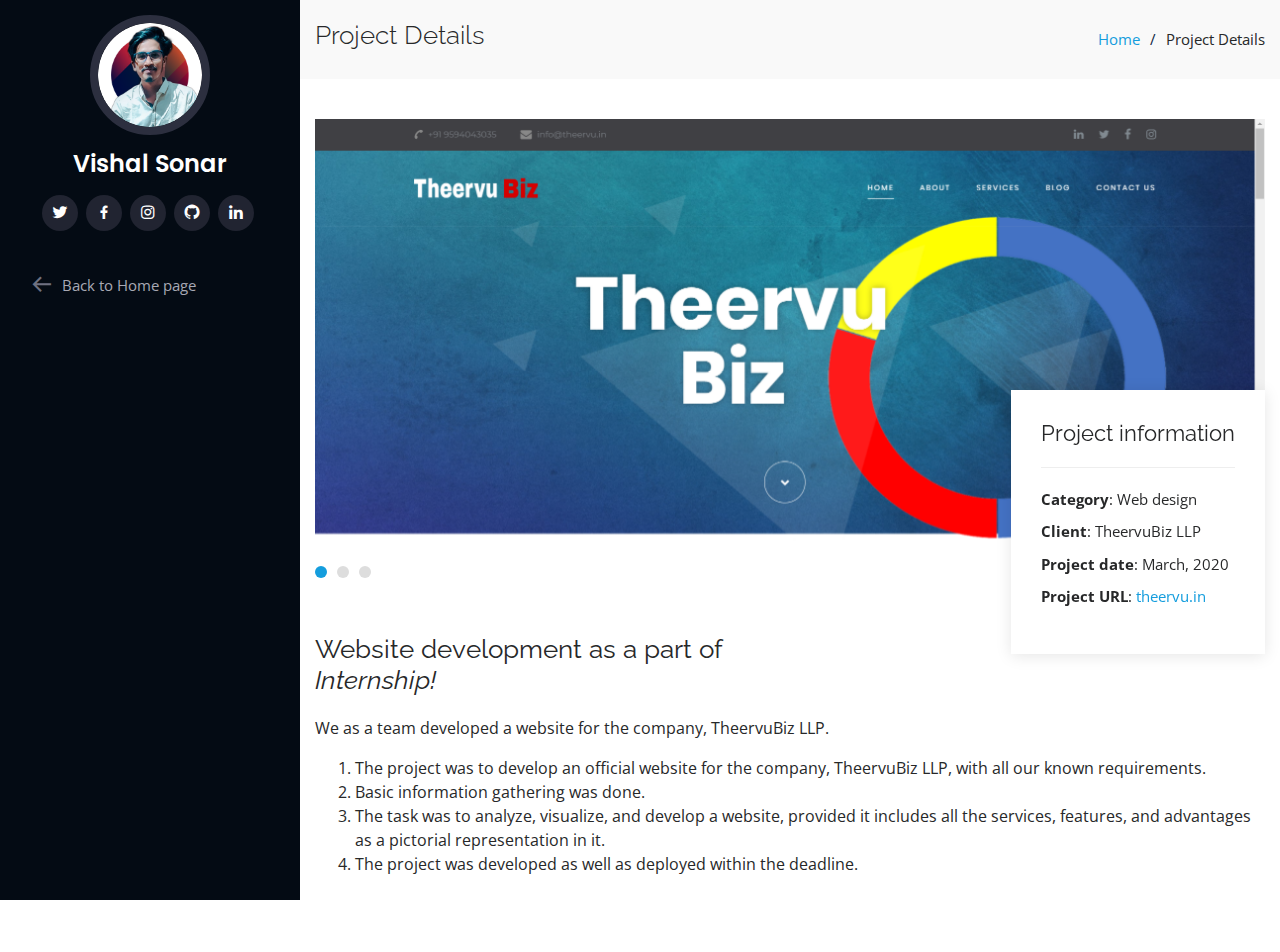
<file: project-details1.html>
<!DOCTYPE html>
<html lang="en">

<head>
  <meta charset="utf-8">
  <meta content="width=device-width, initial-scale=1.0" name="viewport">

  <title>Project Details-1</title>
  <link rel="shortcut icon" type="image/png" href="assets/img/VS.png" />
  <meta content="" name="description">
  <meta content="" name="keywords">

  <!-- Google Fonts -->
  <link href="https://fonts.googleapis.com/css?family=Open+Sans:300,300i,400,400i,600,600i,700,700i|Raleway:300,300i,400,400i,500,500i,600,600i,700,700i|Poppins:300,300i,400,400i,500,500i,600,600i,700,700i" rel="stylesheet">

  <!-- Vendor CSS Files -->
  <link href="assets/vendor/bootstrap/css/bootstrap.min.css" rel="stylesheet">
  <link href="assets/vendor/icofont/icofont.min.css" rel="stylesheet">
  <link href="assets/vendor/boxicons/css/boxicons.min.css" rel="stylesheet">
  <link href="assets/vendor/venobox/venobox.css" rel="stylesheet">
  <link href="assets/vendor/owl.carousel/assets/owl.carousel.min.css" rel="stylesheet">
  <link href="assets/vendor/aos/aos.css" rel="stylesheet">

  <!-- Template Main CSS File -->
  <link href="assets/css/style.css" rel="stylesheet">

</head>

<body>

  <!-- ======= Mobile nav toggle button ======= -->
  <button type="button" class="mobile-nav-toggle d-xl-none"><i class="icofont-navigation-menu"></i></button>

  <!-- ======= Header ======= -->
  <header id="header">
    <div class="d-flex flex-column">

      <div class="profile">
        <img src="assets/img/VS-profile.png" alt="" class="img-fluid rounded-circle">
        <h1 class="text-light"><a href="index.html">Vishal Sonar</a></h1>
        <div class="social-links mt-3 text-center">
          <a href="https://twitter.com/ViBRUS7" target="_blank" class="twitter"><i class="bx bxl-twitter"></i></a>
          <a href="https://www.facebook.com/vibrus77/" target="_blank" class="facebook"><i class="bx bxl-facebook"></i></a>
          <a href="https://www.instagram.com/vs.vibrus/" target="_blank" class="instagram"><i class="bx bxl-instagram"></i></a>
          <a href="https://github.com/ViBRUS" target="_blank" class="google-plus"><i class="bx bxl-github"></i></a>
          <a href="https://www.linkedin.com/in/vibrus/" target="_blank" class="linkedin"><i class="bx bxl-linkedin"></i></a>
        </div>
      </div>

      <nav class="nav-menu">
        <ul>
          <li><a href="index.html"><i class='bx bx-arrow-back'></i>Back to Home page</a></li>
        </ul>
      </nav><!-- .nav-menu -->
      <button type="button" class="mobile-nav-toggle d-xl-none"><i class="icofont-navigation-menu"></i></button>

    </div>
  </header><!-- End Header -->

  <main id="main">

    <!-- ======= Breadcrumbs ======= -->
    <section id="breadcrumbs" class="breadcrumbs">
      <div class="container">

        <div class="d-flex justify-content-between align-items-center">
          <h2>Project Details</h2>
          <ol>
            <li><a href="index.html">Home</a></li>
            <li>Project Details</li>
          </ol>
        </div>

      </div>
    </section><!-- End Breadcrumbs -->

    <!-- ======= Portfolio Details Section ======= -->
    <section id="portfolio-details" class="portfolio-details">
      <div class="container">

        <div class="portfolio-details-container">

          <div class="owl-carousel portfolio-details-carousel">
            <img src="assets/img/work-1-1.png" class="img-fluid" alt="theervu-1">
            <img src="assets/img/work-1-2.png" class="img-fluid" alt="theervu-2">
            <img src="assets/img/work-1-3.png" class="img-fluid" alt="theervu-3">
          </div>

          <div class="portfolio-info">
            <h3>Project information</h3>
            <ul>
              <li><strong>Category</strong>: Web design</li>
              <li><strong>Client</strong>: TheervuBiz LLP</li>
              <li><strong>Project date</strong>: March, 2020</li>
              <li><strong>Project URL</strong>: <a href="https://vibrus.github.io/Theervu/">theervu.in</a></li>
            </ul>
          </div>

        </div>

        <div class="portfolio-description">
          <h2>Website development as a part of <em>Internship!</em></h2>
          <p>
            We as a team developed a website for the company, TheervuBiz LLP.
            <ol>
              <li>The project was to develop an official website for the company, TheervuBiz LLP, with all our known requirements.</li>
              <li>Basic information gathering was done.</li>
              <li>The task was to analyze, visualize, and develop a website, provided it includes all the services, features, and advantages as a pictorial representation in it.</li>
              <li>The project was developed as well as deployed within the deadline.</li>
            </ol>
          </p>
        </div>

      </div>
    </section><!-- End Portfolio Details Section -->

  </main><!-- End #main -->

  <a href="#" class="back-to-top"><i class="icofont-simple-up"></i></a>

  <!-- Vendor JS Files -->
  <script src="assets/vendor/jquery/jquery.min.js"></script>
  <script src="assets/vendor/bootstrap/js/bootstrap.bundle.min.js"></script>
  <script src="assets/vendor/jquery.easing/jquery.easing.min.js"></script>
  <script src="assets/vendor/php-email-form/validate.js"></script>
  <script src="assets/vendor/waypoints/jquery.waypoints.min.js"></script>
  <script src="assets/vendor/counterup/counterup.min.js"></script>
  <script src="assets/vendor/isotope-layout/isotope.pkgd.min.js"></script>
  <script src="assets/vendor/venobox/venobox.min.js"></script>
  <script src="assets/vendor/owl.carousel/owl.carousel.min.js"></script>
  <script src="assets/vendor/typed.js/typed.min.js"></script>
  <script src="assets/vendor/aos/aos.js"></script>

  <!-- Template Main JS File -->
  <script src="assets/js/main.js"></script>

</body>

</html>
</file>
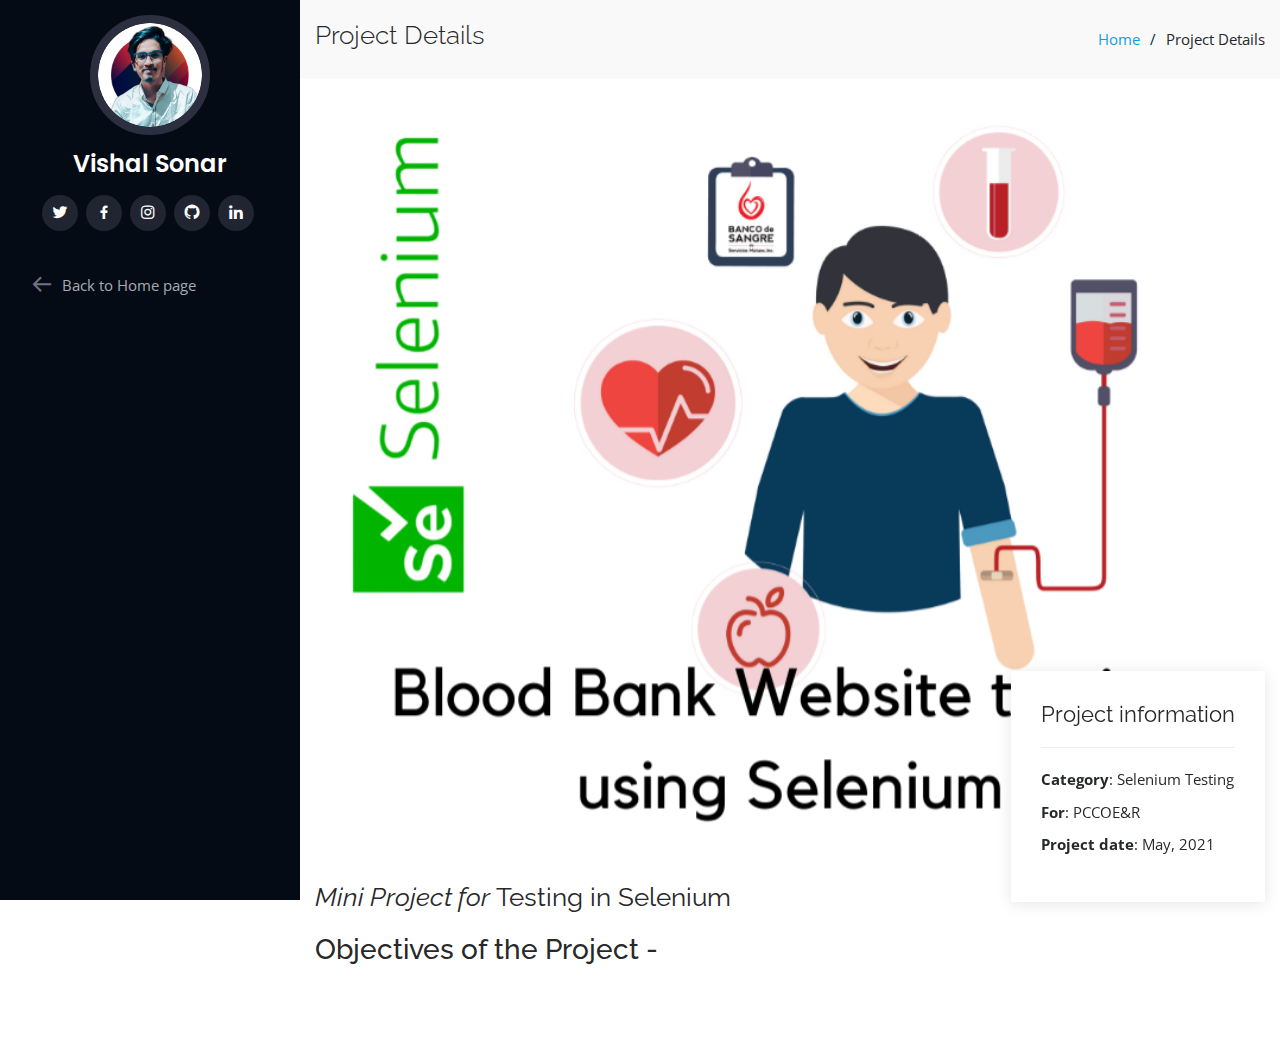
<file: project-details10.html>
<!DOCTYPE html>
<html lang="en">

<head>
  <meta charset="utf-8">
  <meta content="width=device-width, initial-scale=1.0" name="viewport">

  <title>Project Details- JUnit Testing</title>
  <link rel="shortcut icon" type="image/png" href="assets/img/VS.png" />
  <meta content="" name="description">
  <meta content="" name="keywords">

  <!-- Google Fonts -->
  <link href="https://fonts.googleapis.com/css?family=Open+Sans:300,300i,400,400i,600,600i,700,700i|Raleway:300,300i,400,400i,500,500i,600,600i,700,700i|Poppins:300,300i,400,400i,500,500i,600,600i,700,700i" rel="stylesheet">

  <!-- Vendor CSS Files -->
  <link href="assets/vendor/bootstrap/css/bootstrap.min.css" rel="stylesheet">
  <link href="assets/vendor/icofont/icofont.min.css" rel="stylesheet">
  <link href="assets/vendor/boxicons/css/boxicons.min.css" rel="stylesheet">
  <link href="assets/vendor/venobox/venobox.css" rel="stylesheet">
  <link href="assets/vendor/owl.carousel/assets/owl.carousel.min.css" rel="stylesheet">
  <link href="assets/vendor/aos/aos.css" rel="stylesheet">

  <!-- Template Main CSS File -->
  <link href="assets/css/style.css" rel="stylesheet">

</head>

<body>

  <!-- ======= Mobile nav toggle button ======= -->
  <button type="button" class="mobile-nav-toggle d-xl-none"><i class="icofont-navigation-menu"></i></button>

  <!-- ======= Header ======= -->
  <header id="header">
    <div class="d-flex flex-column">

      <div class="profile">
        <img src="assets/img/VS-profile.png" alt="" class="img-fluid rounded-circle">
        <h1 class="text-light"><a href="index.html">Vishal Sonar</a></h1>
        <div class="social-links mt-3 text-center">
          <a href="https://twitter.com/ViBRUS7" target="_blank" class="twitter"><i class="bx bxl-twitter"></i></a>
          <a href="https://www.facebook.com/vibrus77/" target="_blank" class="facebook"><i class="bx bxl-facebook"></i></a>
          <a href="https://www.instagram.com/vs.vibrus/" target="_blank" class="instagram"><i class="bx bxl-instagram"></i></a>
          <a href="https://github.com/ViBRUS" target="_blank" class="google-plus"><i class="bx bxl-github"></i></a>
          <a href="https://www.linkedin.com/in/vibrus/" target="_blank" class="linkedin"><i class="bx bxl-linkedin"></i></a>
        </div>
      </div>

      <nav class="nav-menu">
        <ul>
          <li><a href="index.html"><i class='bx bx-arrow-back'></i>Back to Home page</a></li>
        </ul>
      </nav><!-- .nav-menu -->
      <button type="button" class="mobile-nav-toggle d-xl-none"><i class="icofont-navigation-menu"></i></button>

    </div>
  </header><!-- End Header -->

  <main id="main">

    <!-- ======= Breadcrumbs ======= -->
    <section id="breadcrumbs" class="breadcrumbs">
      <div class="container">

        <div class="d-flex justify-content-between align-items-center">
          <h2>Project Details</h2>
          <ol>
            <li><a href="index.html">Home</a></li>
            <li>Project Details</li>
          </ol>
        </div>

      </div>
    </section><!-- End Breadcrumbs -->

    <!-- ======= Portfolio Details Section ======= -->
    <section id="portfolio-details" class="portfolio-details">
      <div class="container">

        <div class="portfolio-details-container">

          <div class="owl-carousel portfolio-details-carousel">
            <img src="assets/img/portfolio/portfolio-11.png" class="img-fluid" alt="">
          </div>

          <div class="portfolio-info">
            <h3>Project information</h3>
            <ul>
              <li><strong>Category</strong>: Selenium Testing</li>
              <li><strong>For</strong>: PCCOE&R</li>
              <li><strong>Project date</strong>: May, 2021</li>
            </ul>
          </div>

        </div>

        <div class="portfolio-description">
          <h2><em>Mini Project for</em> Testing in Selenium</h2>
          <p>
          <h3>Objectives of the Project -</h3>
            <ul>
            </ul>
          </p>
        </div>

      </div>
    </section><!-- End Portfolio Details Section -->

  </main><!-- End #main -->

  <a href="#" class="back-to-top"><i class="icofont-simple-up"></i></a>

  <!-- Vendor JS Files -->
  <script src="assets/vendor/jquery/jquery.min.js"></script>
  <script src="assets/vendor/bootstrap/js/bootstrap.bundle.min.js"></script>
  <script src="assets/vendor/jquery.easing/jquery.easing.min.js"></script>
  <script src="assets/vendor/php-email-form/validate.js"></script>
  <script src="assets/vendor/waypoints/jquery.waypoints.min.js"></script>
  <script src="assets/vendor/counterup/counterup.min.js"></script>
  <script src="assets/vendor/isotope-layout/isotope.pkgd.min.js"></script>
  <script src="assets/vendor/venobox/venobox.min.js"></script>
  <script src="assets/vendor/owl.carousel/owl.carousel.min.js"></script>
  <script src="assets/vendor/typed.js/typed.min.js"></script>
  <script src="assets/vendor/aos/aos.js"></script>

  <!-- Template Main JS File -->
  <script src="assets/js/main.js"></script>

</body>

</html>
</file>
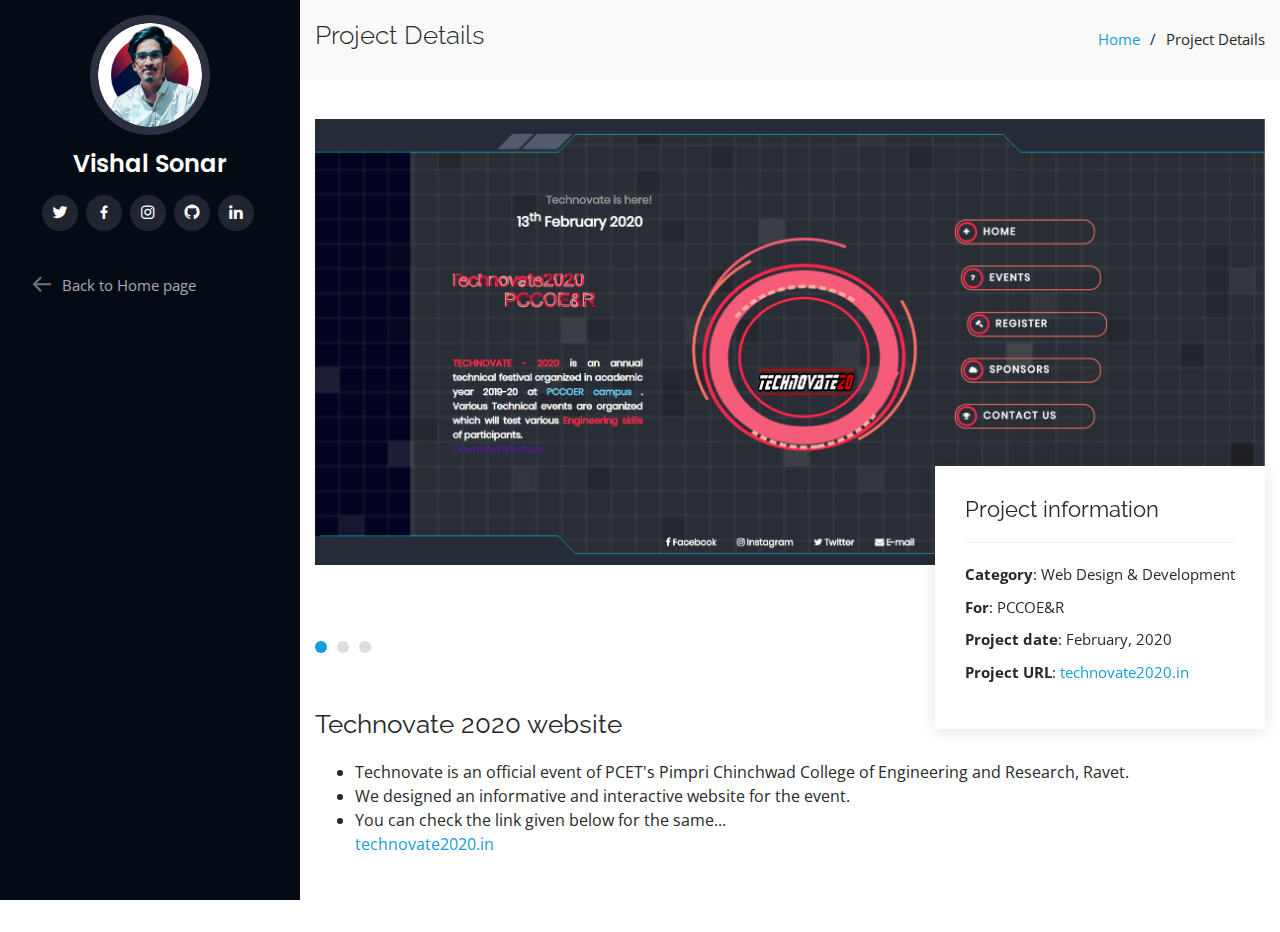
<file: project-details2.html>
<!DOCTYPE html>
<html lang="en">

<head>
  <meta charset="utf-8">
  <meta content="width=device-width, initial-scale=1.0" name="viewport">

  <title>Project Details-2</title>
  <link rel="shortcut icon" type="image/png" href="assets/img/VS.png" />
  <meta content="" name="description">
  <meta content="" name="keywords">

  <!-- Google Fonts -->
  <link href="https://fonts.googleapis.com/css?family=Open+Sans:300,300i,400,400i,600,600i,700,700i|Raleway:300,300i,400,400i,500,500i,600,600i,700,700i|Poppins:300,300i,400,400i,500,500i,600,600i,700,700i" rel="stylesheet">

  <!-- Vendor CSS Files -->
  <link href="assets/vendor/bootstrap/css/bootstrap.min.css" rel="stylesheet">
  <link href="assets/vendor/icofont/icofont.min.css" rel="stylesheet">
  <link href="assets/vendor/boxicons/css/boxicons.min.css" rel="stylesheet">
  <link href="assets/vendor/venobox/venobox.css" rel="stylesheet">
  <link href="assets/vendor/owl.carousel/assets/owl.carousel.min.css" rel="stylesheet">
  <link href="assets/vendor/aos/aos.css" rel="stylesheet">

  <!-- Template Main CSS File -->
  <link href="assets/css/style.css" rel="stylesheet">

</head>

<body>

  <!-- ======= Mobile nav toggle button ======= -->
  <button type="button" class="mobile-nav-toggle d-xl-none"><i class="icofont-navigation-menu"></i></button>

  <!-- ======= Header ======= -->
  <header id="header">
    <div class="d-flex flex-column">

      <div class="profile">
        <img src="assets/img/VS-profile.png" alt="" class="img-fluid rounded-circle">
        <h1 class="text-light"><a href="index.html">Vishal Sonar</a></h1>
        <div class="social-links mt-3 text-center">
          <a href="https://twitter.com/ViBRUS7" target="_blank" class="twitter"><i class="bx bxl-twitter"></i></a>
          <a href="https://www.facebook.com/vibrus77/" target="_blank" class="facebook"><i class="bx bxl-facebook"></i></a>
          <a href="https://www.instagram.com/vs.vibrus/" target="_blank" class="instagram"><i class="bx bxl-instagram"></i></a>
          <a href="https://github.com/ViBRUS" target="_blank" class="google-plus"><i class="bx bxl-github"></i></a>
          <a href="https://www.linkedin.com/in/vibrus/" target="_blank" class="linkedin"><i class="bx bxl-linkedin"></i></a>
        </div>
      </div>

      <nav class="nav-menu">
        <ul>
          <li><a href="index.html"><i class='bx bx-arrow-back'></i>Back to Home page</a></li>
        </ul>
      </nav><!-- .nav-menu -->
      <button type="button" class="mobile-nav-toggle d-xl-none"><i class="icofont-navigation-menu"></i></button>

    </div>
  </header><!-- End Header -->

  <main id="main">

    <!-- ======= Breadcrumbs ======= -->
    <section id="breadcrumbs" class="breadcrumbs">
      <div class="container">

        <div class="d-flex justify-content-between align-items-center">
          <h2>Project Details</h2>
          <ol>
            <li><a href="index.html">Home</a></li>
            <li>Project Details</li>
          </ol>
        </div>

      </div>
    </section><!-- End Breadcrumbs -->

    <!-- ======= Portfolio Details Section ======= -->
    <section id="portfolio-details" class="portfolio-details">
      <div class="container">

        <div class="portfolio-details-container">

          <div class="owl-carousel portfolio-details-carousel">
            <img src="assets/img/work-2-1.png" class="img-fluid" alt="technovate-1">
            <img src="assets/img/work-2-2.png" class="img-fluid" alt="technovate-2">
            <img src="assets/img/work-2-3.png" class="img-fluid" alt="technovate-3">
          </div>

          <div class="portfolio-info">
            <h3>Project information</h3>
            <ul>
              <li><strong>Category</strong>: Web Design & Development</li>
              <li><strong>For</strong>: PCCOE&R</li>
              <li><strong>Project date</strong>: February, 2020</li>
              <li><strong>Project URL</strong>: <a href="https://vibrus.github.io/technovate2020/">technovate2020.in</a></li>
            </ul>
          </div>

        </div>

        <div class="portfolio-description">
          <h2>Technovate 2020 website</em></h2>
          <p>
            <ul>
            <li>Technovate is an official event of PCET's Pimpri Chinchwad College of Engineering and Research, Ravet.</li> 
            <li>We designed an informative and interactive website for the event.</li>
            <li>You can check the link given below for the same...</li>
            <a href="https://vibrus.github.io/technovate2020/">technovate2020.in</a>
            </ul>
          </p>
        </div>

      </div>
    </section><!-- End Portfolio Details Section -->

  </main><!-- End #main -->

  <a href="#" class="back-to-top"><i class="icofont-simple-up"></i></a>

  <!-- Vendor JS Files -->
  <script src="assets/vendor/jquery/jquery.min.js"></script>
  <script src="assets/vendor/bootstrap/js/bootstrap.bundle.min.js"></script>
  <script src="assets/vendor/jquery.easing/jquery.easing.min.js"></script>
  <script src="assets/vendor/php-email-form/validate.js"></script>
  <script src="assets/vendor/waypoints/jquery.waypoints.min.js"></script>
  <script src="assets/vendor/counterup/counterup.min.js"></script>
  <script src="assets/vendor/isotope-layout/isotope.pkgd.min.js"></script>
  <script src="assets/vendor/venobox/venobox.min.js"></script>
  <script src="assets/vendor/owl.carousel/owl.carousel.min.js"></script>
  <script src="assets/vendor/typed.js/typed.min.js"></script>
  <script src="assets/vendor/aos/aos.js"></script>

  <!-- Template Main JS File -->
  <script src="assets/js/main.js"></script>

</body>

</html>
</file>
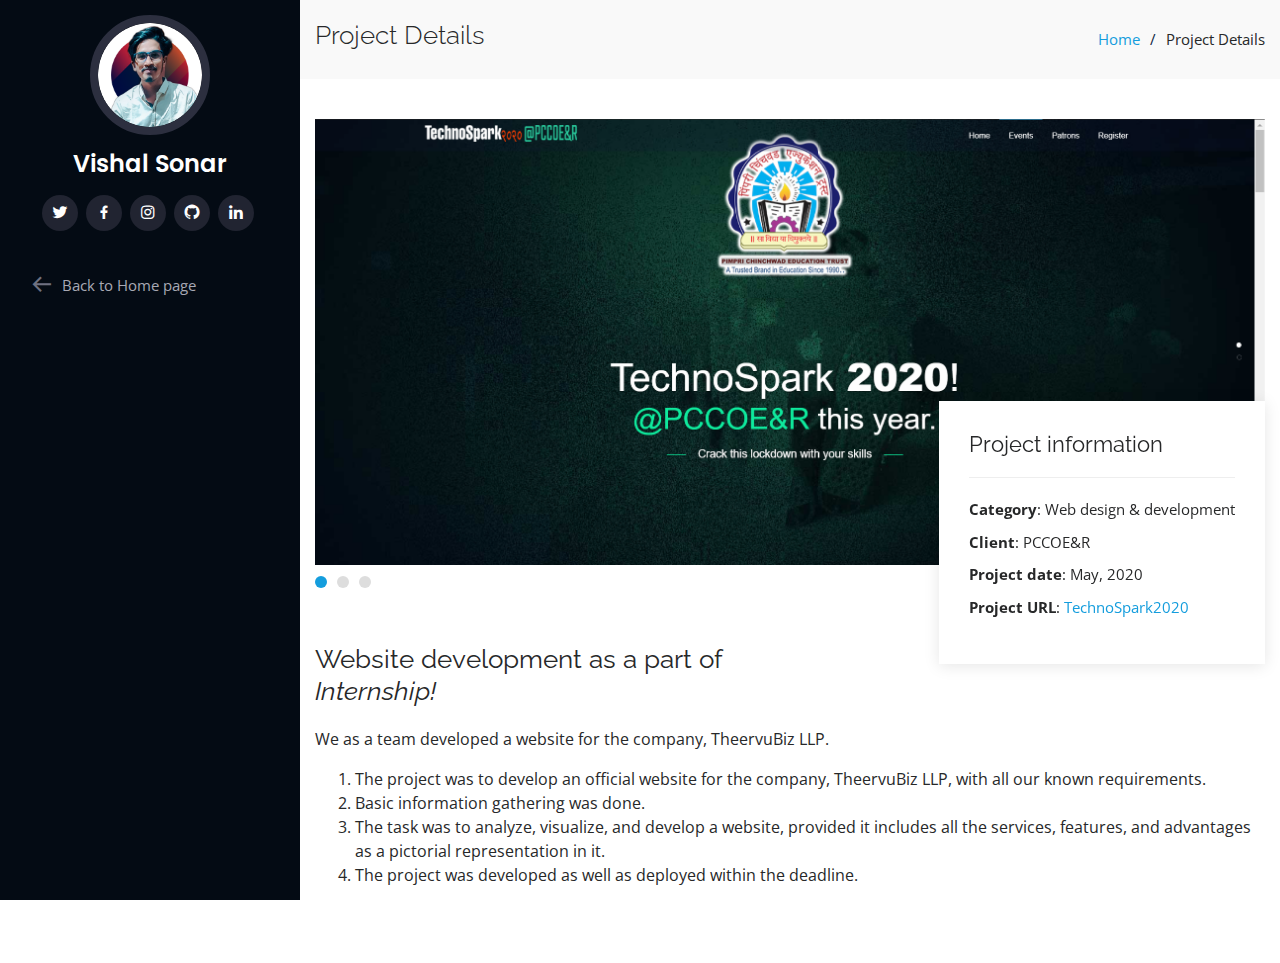
<file: project-details3.html>
<!DOCTYPE html>
<html lang="en">

<head>
  <meta charset="utf-8">
  <meta content="width=device-width, initial-scale=1.0" name="viewport">

  <title>Project Details-3</title>
  <link rel="shortcut icon" type="image/png" href="assets/img/VS.png" />
  <meta content="" name="description">
  <meta content="" name="keywords">

  <!-- Google Fonts -->
  <link href="https://fonts.googleapis.com/css?family=Open+Sans:300,300i,400,400i,600,600i,700,700i|Raleway:300,300i,400,400i,500,500i,600,600i,700,700i|Poppins:300,300i,400,400i,500,500i,600,600i,700,700i" rel="stylesheet">

  <!-- Vendor CSS Files -->
  <link href="assets/vendor/bootstrap/css/bootstrap.min.css" rel="stylesheet">
  <link href="assets/vendor/icofont/icofont.min.css" rel="stylesheet">
  <link href="assets/vendor/boxicons/css/boxicons.min.css" rel="stylesheet">
  <link href="assets/vendor/venobox/venobox.css" rel="stylesheet">
  <link href="assets/vendor/owl.carousel/assets/owl.carousel.min.css" rel="stylesheet">
  <link href="assets/vendor/aos/aos.css" rel="stylesheet">

  <!-- Template Main CSS File -->
  <link href="assets/css/style.css" rel="stylesheet">

</head>

<body>

  <!-- ======= Mobile nav toggle button ======= -->
  <button type="button" class="mobile-nav-toggle d-xl-none"><i class="icofont-navigation-menu"></i></button>

  <!-- ======= Header ======= -->
  <header id="header">
    <div class="d-flex flex-column">

      <div class="profile">
        <img src="assets/img/VS-profile.png" alt="" class="img-fluid rounded-circle">
        <h1 class="text-light"><a href="index.html">Vishal Sonar</a></h1>
        <div class="social-links mt-3 text-center">
          <a href="https://twitter.com/ViBRUS7" target="_blank" class="twitter"><i class="bx bxl-twitter"></i></a>
          <a href="https://www.facebook.com/vibrus77/" target="_blank" class="facebook"><i class="bx bxl-facebook"></i></a>
          <a href="https://www.instagram.com/vs.vibrus/" target="_blank" class="instagram"><i class="bx bxl-instagram"></i></a>
          <a href="https://github.com/ViBRUS" target="_blank" class="google-plus"><i class="bx bxl-github"></i></a>
          <a href="https://www.linkedin.com/in/vibrus/" target="_blank" class="linkedin"><i class="bx bxl-linkedin"></i></a>
        </div>
      </div>

      <nav class="nav-menu">
        <ul>
          <li><a href="index.html"><i class='bx bx-arrow-back'></i>Back to Home page</a></li>
        </ul>
      </nav><!-- .nav-menu -->
      <button type="button" class="mobile-nav-toggle d-xl-none"><i class="icofont-navigation-menu"></i></button>

    </div>
  </header><!-- End Header -->

  <main id="main">

    <!-- ======= Breadcrumbs ======= -->
    <section id="breadcrumbs" class="breadcrumbs">
      <div class="container">

        <div class="d-flex justify-content-between align-items-center">
          <h2>Project Details</h2>
          <ol>
            <li><a href="index.html">Home</a></li>
            <li>Project Details</li>
          </ol>
        </div>

      </div>
    </section><!-- End Breadcrumbs -->

    <!-- ======= Portfolio Details Section ======= -->
    <section id="portfolio-details" class="portfolio-details">
      <div class="container">

        <div class="portfolio-details-container">

          <div class="owl-carousel portfolio-details-carousel">
            <img src="assets/img/work-3-1.png" class="img-fluid" alt="technospark-1">
            <img src="assets/img/work-3-2.png" class="img-fluid" alt="technospark-2">
            <img src="assets/img/work-3-3.png" class="img-fluid" alt="technospark-3">
          </div>

          <div class="portfolio-info">
            <h3>Project information</h3>
            <ul>
              <li><strong>Category</strong>: Web design & development</li>
              <li><strong>Client</strong>: PCCOE&R</li>
              <li><strong>Project date</strong>: May, 2020</li>
              <li><strong>Project URL</strong>: <a href="https://vibrus.github.io/technospark/">TechnoSpark2020</a></li>
            </ul>
          </div>

        </div>

        <div class="portfolio-description">
          <h2>Website development as a part of <em>Internship!</em></h2>
          <p>
            We as a team developed a website for the company, TheervuBiz LLP.
            <ol>
              <li>The project was to develop an official website for the company, TheervuBiz LLP, with all our known requirements.</li>
              <li>Basic information gathering was done.</li>
              <li>The task was to analyze, visualize, and develop a website, provided it includes all the services, features, and advantages as a pictorial representation in it.</li>
              <li>The project was developed as well as deployed within the deadline.</li>
            </ol>
          </p>
        </div>

      </div>
    </section><!-- End Portfolio Details Section -->

  </main><!-- End #main -->

  <a href="#" class="back-to-top"><i class="icofont-simple-up"></i></a>

  <!-- Vendor JS Files -->
  <script src="assets/vendor/jquery/jquery.min.js"></script>
  <script src="assets/vendor/bootstrap/js/bootstrap.bundle.min.js"></script>
  <script src="assets/vendor/jquery.easing/jquery.easing.min.js"></script>
  <script src="assets/vendor/php-email-form/validate.js"></script>
  <script src="assets/vendor/waypoints/jquery.waypoints.min.js"></script>
  <script src="assets/vendor/counterup/counterup.min.js"></script>
  <script src="assets/vendor/isotope-layout/isotope.pkgd.min.js"></script>
  <script src="assets/vendor/venobox/venobox.min.js"></script>
  <script src="assets/vendor/owl.carousel/owl.carousel.min.js"></script>
  <script src="assets/vendor/typed.js/typed.min.js"></script>
  <script src="assets/vendor/aos/aos.js"></script>

  <!-- Template Main JS File -->
  <script src="assets/js/main.js"></script>

</body>

</html>
</file>
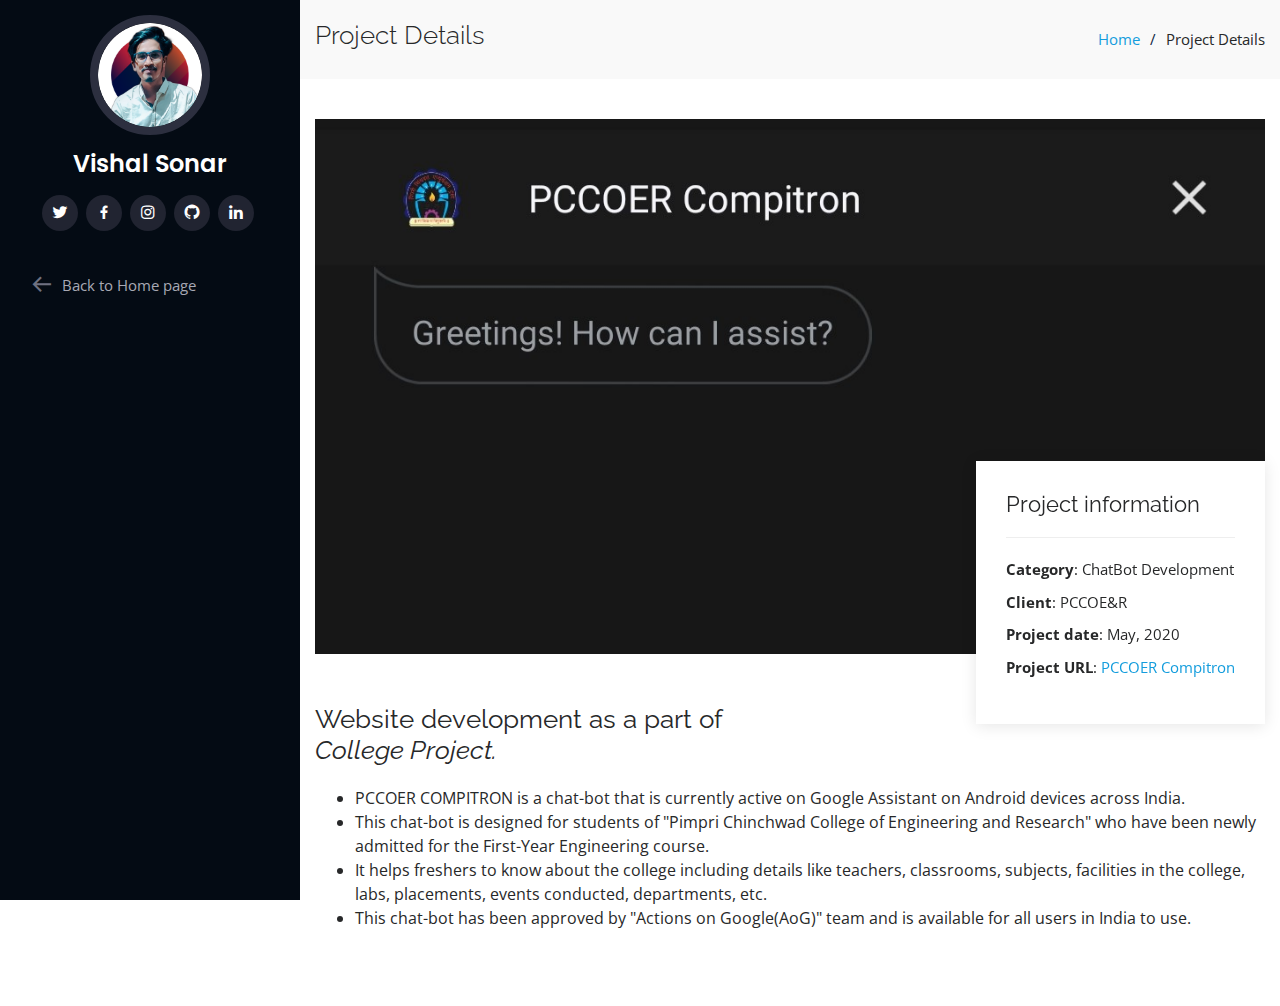
<file: project-details4.html>
<!DOCTYPE html>
<html lang="en">

<head>
  <meta charset="utf-8">
  <meta content="width=device-width, initial-scale=1.0" name="viewport">

  <title>Project Details-4</title>
  <link rel="shortcut icon" type="image/png" href="assets/img/VS.png" />
  <meta content="" name="description">
  <meta content="" name="keywords">

  <!-- Google Fonts -->
  <link href="https://fonts.googleapis.com/css?family=Open+Sans:300,300i,400,400i,600,600i,700,700i|Raleway:300,300i,400,400i,500,500i,600,600i,700,700i|Poppins:300,300i,400,400i,500,500i,600,600i,700,700i" rel="stylesheet">

  <!-- Vendor CSS Files -->
  <link href="assets/vendor/bootstrap/css/bootstrap.min.css" rel="stylesheet">
  <link href="assets/vendor/icofont/icofont.min.css" rel="stylesheet">
  <link href="assets/vendor/boxicons/css/boxicons.min.css" rel="stylesheet">
  <link href="assets/vendor/venobox/venobox.css" rel="stylesheet">
  <link href="assets/vendor/owl.carousel/assets/owl.carousel.min.css" rel="stylesheet">
  <link href="assets/vendor/aos/aos.css" rel="stylesheet">

  <!-- Template Main CSS File -->
  <link href="assets/css/style.css" rel="stylesheet">

</head>

<body>

  <!-- ======= Mobile nav toggle button ======= -->
  <button type="button" class="mobile-nav-toggle d-xl-none"><i class="icofont-navigation-menu"></i></button>

  <!-- ======= Header ======= -->
  <header id="header">
    <div class="d-flex flex-column">

      <div class="profile">
        <img src="assets/img/VS-profile.png" alt="" class="img-fluid rounded-circle">
        <h1 class="text-light"><a href="index.html">Vishal Sonar</a></h1>
        <div class="social-links mt-3 text-center">
          <a href="https://twitter.com/ViBRUS7" target="_blank" class="twitter"><i class="bx bxl-twitter"></i></a>
          <a href="https://www.facebook.com/vibrus77/" target="_blank" class="facebook"><i class="bx bxl-facebook"></i></a>
          <a href="https://www.instagram.com/vs.vibrus/" target="_blank" class="instagram"><i class="bx bxl-instagram"></i></a>
          <a href="https://github.com/ViBRUS" target="_blank" class="google-plus"><i class="bx bxl-github"></i></a>
          <a href="https://www.linkedin.com/in/vibrus/" target="_blank" class="linkedin"><i class="bx bxl-linkedin"></i></a>
        </div>
      </div>

      <nav class="nav-menu">
        <ul>
          <li><a href="index.html"><i class='bx bx-arrow-back'></i>Back to Home page</a></li>
        </ul>
      </nav><!-- .nav-menu -->
      <button type="button" class="mobile-nav-toggle d-xl-none"><i class="icofont-navigation-menu"></i></button>

    </div>
  </header><!-- End Header -->

  <main id="main">

    <!-- ======= Breadcrumbs ======= -->
    <section id="breadcrumbs" class="breadcrumbs">
      <div class="container">

        <div class="d-flex justify-content-between align-items-center">
          <h2>Project Details</h2>
          <ol>
            <li><a href="index.html">Home</a></li>
            <li>Project Details</li>
          </ol>
        </div>

      </div>
    </section><!-- End Breadcrumbs -->

    <!-- ======= Portfolio Details Section ======= -->
    <section id="portfolio-details" class="portfolio-details">
      <div class="container">

        <div class="portfolio-details-container">

          <div class="owl-carousel portfolio-details-carousel">
            <img src="assets/img/work-4-1.jpg" class="img-fluid" alt="compitron-1">
          </div>

          <div class="portfolio-info">
            <h3>Project information</h3>
            <ul>
              <li><strong>Category</strong>: ChatBot Development</li>
              <li><strong>Client</strong>: PCCOE&R</li>
              <li><strong>Project date</strong>: May, 2020</li>
              <li><strong>Project URL</strong>: <a href="https://assistant.google.com/services/a/uid/000000f5b20c5445?hl=en">PCCOER Compitron</a></li>
            </ul>
          </div>

        </div>

        <div class="portfolio-description">
          <h2>Website development as a part of <em>College Project.</em></h2>
          <p>
            <ul>
              <li>PCCOER COMPITRON is a chat-bot that is currently active on Google Assistant on Android devices across India. </li>
              <li>This chat-bot is designed for students of "Pimpri Chinchwad College of Engineering and Research" who have been newly admitted for the First-Year Engineering course.</li>
              <li>It helps freshers to know about the college including details like teachers, classrooms, subjects, facilities in the college, labs, placements, events conducted, departments, etc.</li>
              <li>This chat-bot has been approved by "Actions on Google(AoG)" team and is available for all users in India to use.</li>
            </ul>
          </p>
        </div>

      </div>
    </section><!-- End Portfolio Details Section -->

  </main><!-- End #main -->

  <a href="#" class="back-to-top"><i class="icofont-simple-up"></i></a>

  <!-- Vendor JS Files -->
  <script src="assets/vendor/jquery/jquery.min.js"></script>
  <script src="assets/vendor/bootstrap/js/bootstrap.bundle.min.js"></script>
  <script src="assets/vendor/jquery.easing/jquery.easing.min.js"></script>
  <script src="assets/vendor/php-email-form/validate.js"></script>
  <script src="assets/vendor/waypoints/jquery.waypoints.min.js"></script>
  <script src="assets/vendor/counterup/counterup.min.js"></script>
  <script src="assets/vendor/isotope-layout/isotope.pkgd.min.js"></script>
  <script src="assets/vendor/venobox/venobox.min.js"></script>
  <script src="assets/vendor/owl.carousel/owl.carousel.min.js"></script>
  <script src="assets/vendor/typed.js/typed.min.js"></script>
  <script src="assets/vendor/aos/aos.js"></script>

  <!-- Template Main JS File -->
  <script src="assets/js/main.js"></script>

</body>

</html>
</file>
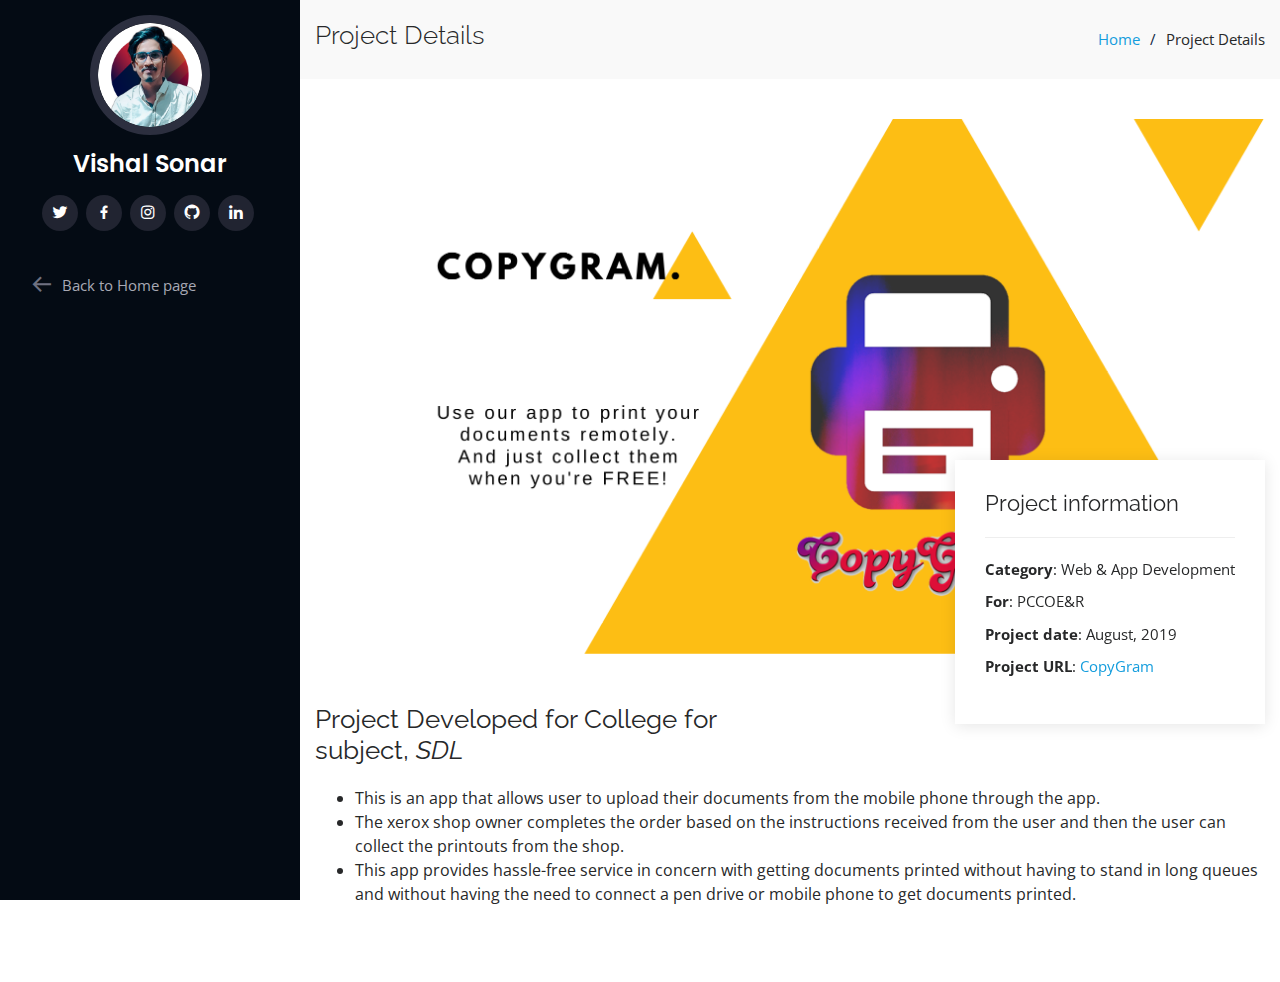
<file: project-details5.html>
<!DOCTYPE html>
<html lang="en">

<head>
  <meta charset="utf-8">
  <meta content="width=device-width, initial-scale=1.0" name="viewport">

  <title>Project Details-CopyGram</title>
  <link rel="shortcut icon" type="image/png" href="assets/img/VS.png" />
  <meta content="" name="description">
  <meta content="" name="keywords">

  <!-- Google Fonts -->
  <link href="https://fonts.googleapis.com/css?family=Open+Sans:300,300i,400,400i,600,600i,700,700i|Raleway:300,300i,400,400i,500,500i,600,600i,700,700i|Poppins:300,300i,400,400i,500,500i,600,600i,700,700i" rel="stylesheet">

  <!-- Vendor CSS Files -->
  <link href="assets/vendor/bootstrap/css/bootstrap.min.css" rel="stylesheet">
  <link href="assets/vendor/icofont/icofont.min.css" rel="stylesheet">
  <link href="assets/vendor/boxicons/css/boxicons.min.css" rel="stylesheet">
  <link href="assets/vendor/venobox/venobox.css" rel="stylesheet">
  <link href="assets/vendor/owl.carousel/assets/owl.carousel.min.css" rel="stylesheet">
  <link href="assets/vendor/aos/aos.css" rel="stylesheet">

  <!-- Template Main CSS File -->
  <link href="assets/css/style.css" rel="stylesheet">

</head>

<body>

  <!-- ======= Mobile nav toggle button ======= -->
  <button type="button" class="mobile-nav-toggle d-xl-none"><i class="icofont-navigation-menu"></i></button>

  <!-- ======= Header ======= -->
  <header id="header">
    <div class="d-flex flex-column">

      <div class="profile">
        <img src="assets/img/VS-profile.png" alt="" class="img-fluid rounded-circle">
        <h1 class="text-light"><a href="index.html">Vishal Sonar</a></h1>
        <div class="social-links mt-3 text-center">
          <a href="https://twitter.com/ViBRUS7" target="_blank" class="twitter"><i class="bx bxl-twitter"></i></a>
          <a href="https://www.facebook.com/vibrus77/" target="_blank" class="facebook"><i class="bx bxl-facebook"></i></a>
          <a href="https://www.instagram.com/vs.vibrus/" target="_blank" class="instagram"><i class="bx bxl-instagram"></i></a>
          <a href="https://github.com/ViBRUS" target="_blank" class="google-plus"><i class="bx bxl-github"></i></a>
          <a href="https://www.linkedin.com/in/vibrus/" target="_blank" class="linkedin"><i class="bx bxl-linkedin"></i></a>
        </div>
      </div>

      <nav class="nav-menu">
        <ul>
          <li><a href="index.html"><i class='bx bx-arrow-back'></i>Back to Home page</a></li>
        </ul>
      </nav><!-- .nav-menu -->
      <button type="button" class="mobile-nav-toggle d-xl-none"><i class="icofont-navigation-menu"></i></button>

    </div>
  </header><!-- End Header -->

  <main id="main">

    <!-- ======= Breadcrumbs ======= -->
    <section id="breadcrumbs" class="breadcrumbs">
      <div class="container">

        <div class="d-flex justify-content-between align-items-center">
          <h2>Project Details</h2>
          <ol>
            <li><a href="index.html">Home</a></li>
            <li>Project Details</li>
          </ol>
        </div>

      </div>
    </section><!-- End Breadcrumbs -->

    <!-- ======= Portfolio Details Section ======= -->
    <section id="portfolio-details" class="portfolio-details">
      <div class="container">

        <div class="portfolio-details-container">

          <div class="owl-carousel portfolio-details-carousel">
            <img src="assets/img/work-5-1.png" class="img-fluid" alt="">
          </div>

          <div class="portfolio-info">
            <h3>Project information</h3>
            <ul>
              <li><strong>Category</strong>: Web & App Development</li>
              <li><strong>For</strong>: PCCOE&R</li>
              <li><strong>Project date</strong>: August, 2019</li>
              <li><strong>Project URL</strong>: <a href="#">CopyGram</a></li>
            </ul>
          </div>

        </div>

        <div class="portfolio-description">
          <h2>Project Developed for College for subject, <em>SDL</em></h2>
          <p>
            <ul>
            <li>This is an app that allows user to upload their documents from the mobile phone through the app.</li> 
            <li>The xerox shop owner completes the order based on the instructions received from the user and then the user can collect the printouts from the shop.</li>
            <li>This app provides hassle-free service in concern with getting documents printed without having to stand in long queues and without having the need to connect a pen drive or mobile phone to get documents printed.</li>
            </ul>
          </p>
        </div>

      </div>
    </section><!-- End Portfolio Details Section -->

  </main><!-- End #main -->

  <a href="#" class="back-to-top"><i class="icofont-simple-up"></i></a>

  <!-- Vendor JS Files -->
  <script src="assets/vendor/jquery/jquery.min.js"></script>
  <script src="assets/vendor/bootstrap/js/bootstrap.bundle.min.js"></script>
  <script src="assets/vendor/jquery.easing/jquery.easing.min.js"></script>
  <script src="assets/vendor/php-email-form/validate.js"></script>
  <script src="assets/vendor/waypoints/jquery.waypoints.min.js"></script>
  <script src="assets/vendor/counterup/counterup.min.js"></script>
  <script src="assets/vendor/isotope-layout/isotope.pkgd.min.js"></script>
  <script src="assets/vendor/venobox/venobox.min.js"></script>
  <script src="assets/vendor/owl.carousel/owl.carousel.min.js"></script>
  <script src="assets/vendor/typed.js/typed.min.js"></script>
  <script src="assets/vendor/aos/aos.js"></script>

  <!-- Template Main JS File -->
  <script src="assets/js/main.js"></script>

</body>

</html>
</file>
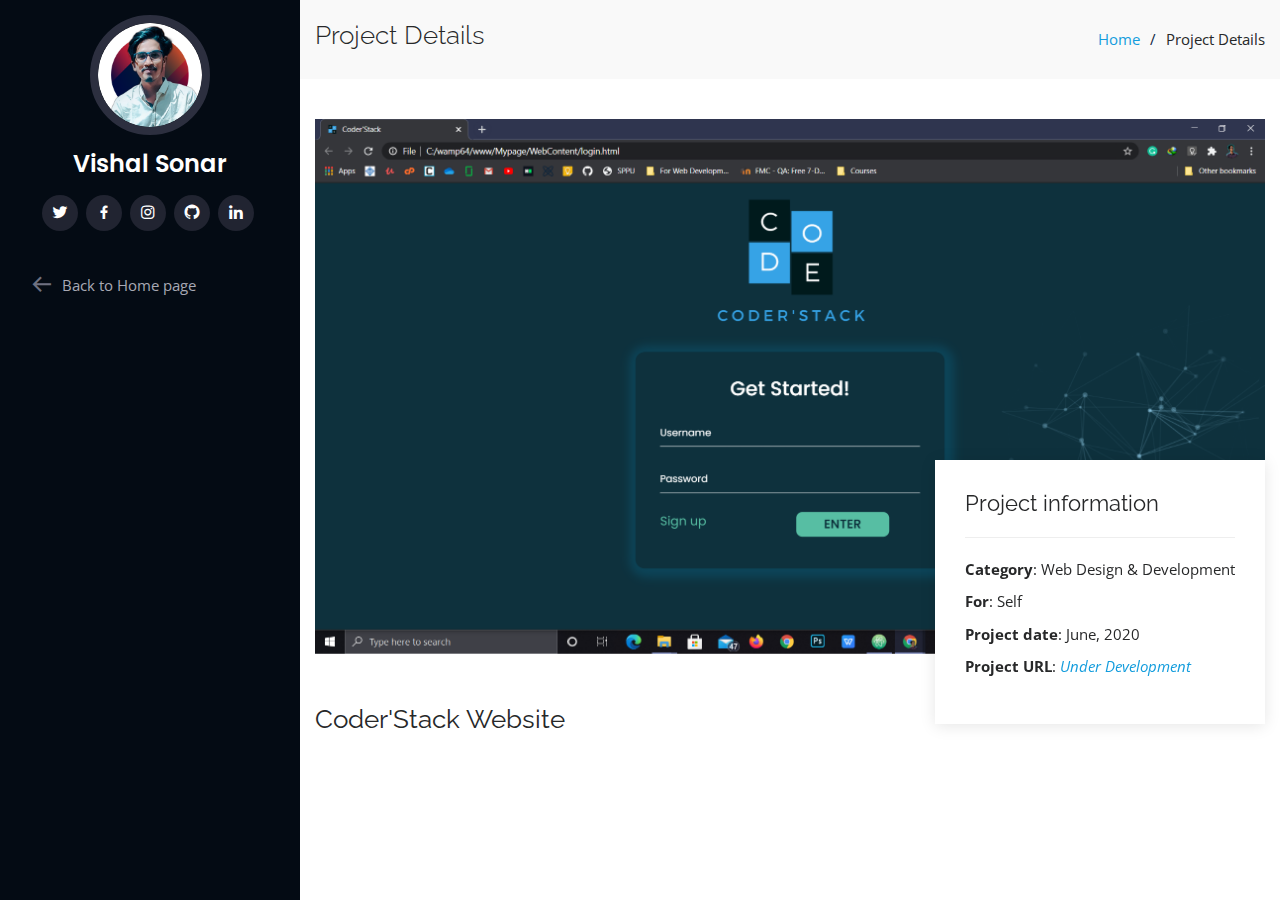
<file: project-details6.html>
<!DOCTYPE html>
<html lang="en">

<head>
  <meta charset="utf-8">
  <meta content="width=device-width, initial-scale=1.0" name="viewport">

  <title>Project Details-Coder'Stack</title>
  <link rel="shortcut icon" type="image/png" href="assets/img/VS.png" />
  <meta content="" name="description">
  <meta content="" name="keywords">

  <!-- Google Fonts -->
  <link href="https://fonts.googleapis.com/css?family=Open+Sans:300,300i,400,400i,600,600i,700,700i|Raleway:300,300i,400,400i,500,500i,600,600i,700,700i|Poppins:300,300i,400,400i,500,500i,600,600i,700,700i" rel="stylesheet">

  <!-- Vendor CSS Files -->
  <link href="assets/vendor/bootstrap/css/bootstrap.min.css" rel="stylesheet">
  <link href="assets/vendor/icofont/icofont.min.css" rel="stylesheet">
  <link href="assets/vendor/boxicons/css/boxicons.min.css" rel="stylesheet">
  <link href="assets/vendor/venobox/venobox.css" rel="stylesheet">
  <link href="assets/vendor/owl.carousel/assets/owl.carousel.min.css" rel="stylesheet">
  <link href="assets/vendor/aos/aos.css" rel="stylesheet">

  <!-- Template Main CSS File -->
  <link href="assets/css/style.css" rel="stylesheet">

</head>

<body>

  <!-- ======= Mobile nav toggle button ======= -->
  <button type="button" class="mobile-nav-toggle d-xl-none"><i class="icofont-navigation-menu"></i></button>

  <!-- ======= Header ======= -->
  <header id="header">
    <div class="d-flex flex-column">

      <div class="profile">
        <img src="assets/img/VS-profile.png" alt="" class="img-fluid rounded-circle">
        <h1 class="text-light"><a href="index.html">Vishal Sonar</a></h1>
        <div class="social-links mt-3 text-center">
          <a href="https://twitter.com/ViBRUS7" target="_blank" class="twitter"><i class="bx bxl-twitter"></i></a>
          <a href="https://www.facebook.com/vibrus77/" target="_blank" class="facebook"><i class="bx bxl-facebook"></i></a>
          <a href="https://www.instagram.com/vs.vibrus/" target="_blank" class="instagram"><i class="bx bxl-instagram"></i></a>
          <a href="https://github.com/ViBRUS" target="_blank" class="google-plus"><i class="bx bxl-github"></i></a>
          <a href="https://www.linkedin.com/in/vibrus/" target="_blank" class="linkedin"><i class="bx bxl-linkedin"></i></a>
        </div>
      </div>

      <nav class="nav-menu">
        <ul>
          <li><a href="index.html"><i class='bx bx-arrow-back'></i>Back to Home page</a></li>
        </ul>
      </nav><!-- .nav-menu -->
      <button type="button" class="mobile-nav-toggle d-xl-none"><i class="icofont-navigation-menu"></i></button>

    </div>
  </header><!-- End Header -->

  <main id="main">

    <!-- ======= Breadcrumbs ======= -->
    <section id="breadcrumbs" class="breadcrumbs">
      <div class="container">

        <div class="d-flex justify-content-between align-items-center">
          <h2>Project Details</h2>
          <ol>
            <li><a href="index.html">Home</a></li>
            <li>Project Details</li>
          </ol>
        </div>

      </div>
    </section><!-- End Breadcrumbs -->

    <!-- ======= Portfolio Details Section ======= -->
    <section id="portfolio-details" class="portfolio-details">
      <div class="container">

        <div class="portfolio-details-container">

          <div class="owl-carousel portfolio-details-carousel">
            <img src="assets/img/work-7-1.png" class="img-fluid" alt="">
          </div>

          <div class="portfolio-info">
            <h3>Project information</h3>
            <ul>
              <li><strong>Category</strong>: Web Design & Development</li>
              <li><strong>For</strong>: Self</li>
              <li><strong>Project date</strong>: June, 2020</li>
              <li><strong>Project URL</strong>: <a href=""><i>Under Development</i></a></li>
            </ul>
          </div>

        </div>

        <div class="portfolio-description">
          <h2>Coder'Stack Website</em></h2>
          <p>
            
          </p>
        </div>

      </div>
    </section><!-- End Portfolio Details Section -->

  </main><!-- End #main -->

  <a href="#" class="back-to-top"><i class="icofont-simple-up"></i></a>

  <!-- Vendor JS Files -->
  <script src="assets/vendor/jquery/jquery.min.js"></script>
  <script src="assets/vendor/bootstrap/js/bootstrap.bundle.min.js"></script>
  <script src="assets/vendor/jquery.easing/jquery.easing.min.js"></script>
  <script src="assets/vendor/php-email-form/validate.js"></script>
  <script src="assets/vendor/waypoints/jquery.waypoints.min.js"></script>
  <script src="assets/vendor/counterup/counterup.min.js"></script>
  <script src="assets/vendor/isotope-layout/isotope.pkgd.min.js"></script>
  <script src="assets/vendor/venobox/venobox.min.js"></script>
  <script src="assets/vendor/owl.carousel/owl.carousel.min.js"></script>
  <script src="assets/vendor/typed.js/typed.min.js"></script>
  <script src="assets/vendor/aos/aos.js"></script>

  <!-- Template Main JS File -->
  <script src="assets/js/main.js"></script>

</body>

</html>
</file>
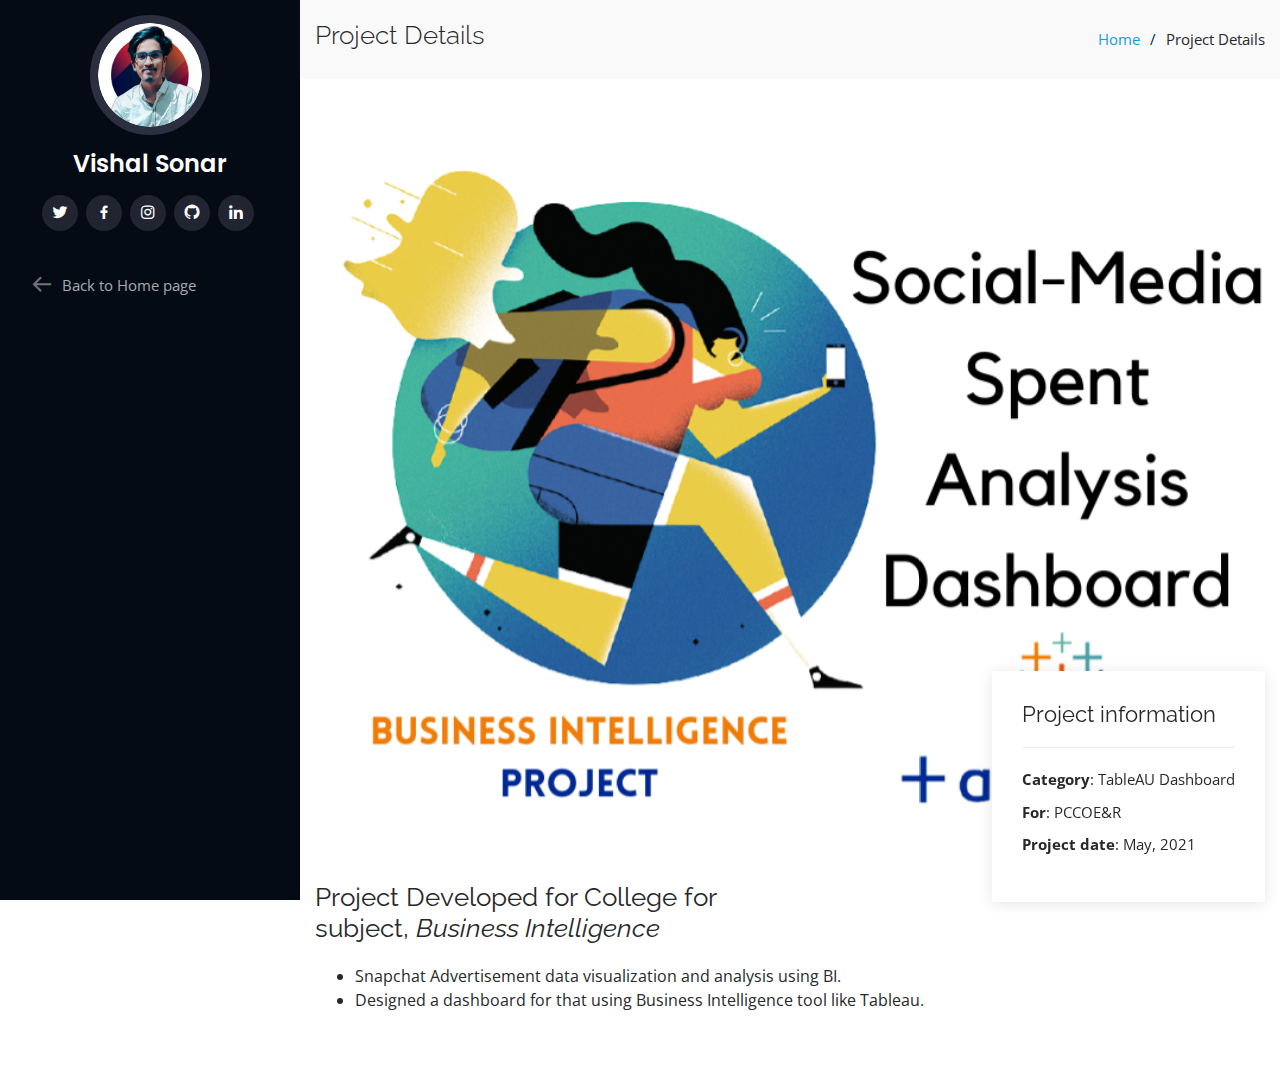
<file: project-details7.html>
<!DOCTYPE html>
<html lang="en">

<head>
  <meta charset="utf-8">
  <meta content="width=device-width, initial-scale=1.0" name="viewport">

  <title>Project Details-BI Project</title>
  <link rel="shortcut icon" type="image/png" href="assets/img/VS.png" />
  <meta content="" name="description">
  <meta content="" name="keywords">

  <!-- Google Fonts -->
  <link href="https://fonts.googleapis.com/css?family=Open+Sans:300,300i,400,400i,600,600i,700,700i|Raleway:300,300i,400,400i,500,500i,600,600i,700,700i|Poppins:300,300i,400,400i,500,500i,600,600i,700,700i" rel="stylesheet">

  <!-- Vendor CSS Files -->
  <link href="assets/vendor/bootstrap/css/bootstrap.min.css" rel="stylesheet">
  <link href="assets/vendor/icofont/icofont.min.css" rel="stylesheet">
  <link href="assets/vendor/boxicons/css/boxicons.min.css" rel="stylesheet">
  <link href="assets/vendor/venobox/venobox.css" rel="stylesheet">
  <link href="assets/vendor/owl.carousel/assets/owl.carousel.min.css" rel="stylesheet">
  <link href="assets/vendor/aos/aos.css" rel="stylesheet">

  <!-- Template Main CSS File -->
  <link href="assets/css/style.css" rel="stylesheet">

</head>

<body>

  <!-- ======= Mobile nav toggle button ======= -->
  <button type="button" class="mobile-nav-toggle d-xl-none"><i class="icofont-navigation-menu"></i></button>

  <!-- ======= Header ======= -->
  <header id="header">
    <div class="d-flex flex-column">

      <div class="profile">
        <img src="assets/img/VS-profile.png" alt="" class="img-fluid rounded-circle">
        <h1 class="text-light"><a href="index.html">Vishal Sonar</a></h1>
        <div class="social-links mt-3 text-center">
          <a href="https://twitter.com/ViBRUS7" target="_blank" class="twitter"><i class="bx bxl-twitter"></i></a>
          <a href="https://www.facebook.com/vibrus77/" target="_blank" class="facebook"><i class="bx bxl-facebook"></i></a>
          <a href="https://www.instagram.com/vs.vibrus/" target="_blank" class="instagram"><i class="bx bxl-instagram"></i></a>
          <a href="https://github.com/ViBRUS" target="_blank" class="google-plus"><i class="bx bxl-github"></i></a>
          <a href="https://www.linkedin.com/in/vibrus/" target="_blank" class="linkedin"><i class="bx bxl-linkedin"></i></a>
        </div>
      </div>

      <nav class="nav-menu">
        <ul>
          <li><a href="index.html"><i class='bx bx-arrow-back'></i>Back to Home page</a></li>
        </ul>
      </nav><!-- .nav-menu -->
      <button type="button" class="mobile-nav-toggle d-xl-none"><i class="icofont-navigation-menu"></i></button>

    </div>
  </header><!-- End Header -->

  <main id="main">

    <!-- ======= Breadcrumbs ======= -->
    <section id="breadcrumbs" class="breadcrumbs">
      <div class="container">

        <div class="d-flex justify-content-between align-items-center">
          <h2>Project Details</h2>
          <ol>
            <li><a href="index.html">Home</a></li>
            <li>Project Details</li>
          </ol>
        </div>

      </div>
    </section><!-- End Breadcrumbs -->

    <!-- ======= Portfolio Details Section ======= -->
    <section id="portfolio-details" class="portfolio-details">
      <div class="container">

        <div class="portfolio-details-container">

          <div class="owl-carousel portfolio-details-carousel">
            <img src="assets/img/portfolio/portfolio-8.png" class="img-fluid" alt="">
          </div>

          <div class="portfolio-info">
            <h3>Project information</h3>
            <ul>
              <li><strong>Category</strong>: TableAU Dashboard</li>
              <li><strong>For</strong>: PCCOE&R</li>
              <li><strong>Project date</strong>: May, 2021</li>
<!--               <li><strong>Project URL</strong>: <a href="#">CopyGram</a></li> -->
            </ul>
          </div>

        </div>

        <div class="portfolio-description">
          <h2>Project Developed for College for subject, <em>Business Intelligence</em></h2>
          <p>
            <ul>
            <li>Snapchat Advertisement data visualization and analysis using BI.</li> 
            <li>Designed a dashboard for that using Business Intelligence tool like Tableau.</li>
            </ul>
          </p>
        </div>

      </div>
    </section><!-- End Portfolio Details Section -->

  </main><!-- End #main -->

  <a href="#" class="back-to-top"><i class="icofont-simple-up"></i></a>

  <!-- Vendor JS Files -->
  <script src="assets/vendor/jquery/jquery.min.js"></script>
  <script src="assets/vendor/bootstrap/js/bootstrap.bundle.min.js"></script>
  <script src="assets/vendor/jquery.easing/jquery.easing.min.js"></script>
  <script src="assets/vendor/php-email-form/validate.js"></script>
  <script src="assets/vendor/waypoints/jquery.waypoints.min.js"></script>
  <script src="assets/vendor/counterup/counterup.min.js"></script>
  <script src="assets/vendor/isotope-layout/isotope.pkgd.min.js"></script>
  <script src="assets/vendor/venobox/venobox.min.js"></script>
  <script src="assets/vendor/owl.carousel/owl.carousel.min.js"></script>
  <script src="assets/vendor/typed.js/typed.min.js"></script>
  <script src="assets/vendor/aos/aos.js"></script>

  <!-- Template Main JS File -->
  <script src="assets/js/main.js"></script>

</body>

</html>
</file>
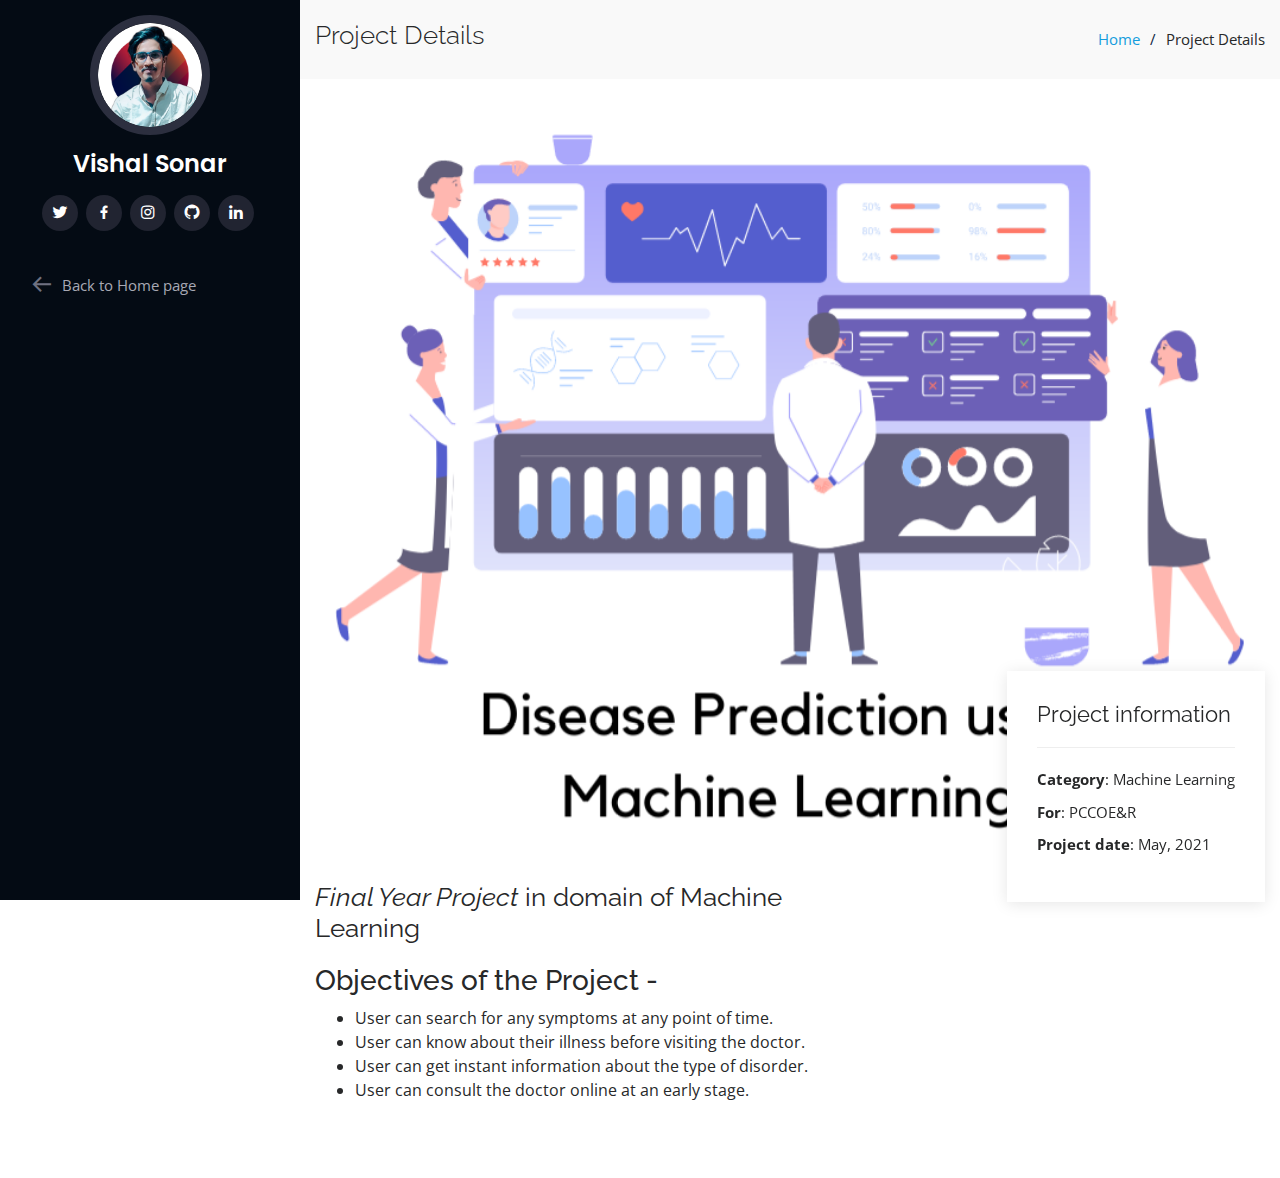
<file: project-details8.html>
<!DOCTYPE html>
<html lang="en">

<head>
  <meta charset="utf-8">
  <meta content="width=device-width, initial-scale=1.0" name="viewport">

  <title>Project Details-BE Project(ML)</title>
  <link rel="shortcut icon" type="image/png" href="assets/img/VS.png" />
  <meta content="" name="description">
  <meta content="" name="keywords">

  <!-- Google Fonts -->
  <link href="https://fonts.googleapis.com/css?family=Open+Sans:300,300i,400,400i,600,600i,700,700i|Raleway:300,300i,400,400i,500,500i,600,600i,700,700i|Poppins:300,300i,400,400i,500,500i,600,600i,700,700i" rel="stylesheet">

  <!-- Vendor CSS Files -->
  <link href="assets/vendor/bootstrap/css/bootstrap.min.css" rel="stylesheet">
  <link href="assets/vendor/icofont/icofont.min.css" rel="stylesheet">
  <link href="assets/vendor/boxicons/css/boxicons.min.css" rel="stylesheet">
  <link href="assets/vendor/venobox/venobox.css" rel="stylesheet">
  <link href="assets/vendor/owl.carousel/assets/owl.carousel.min.css" rel="stylesheet">
  <link href="assets/vendor/aos/aos.css" rel="stylesheet">

  <!-- Template Main CSS File -->
  <link href="assets/css/style.css" rel="stylesheet">

</head>

<body>

  <!-- ======= Mobile nav toggle button ======= -->
  <button type="button" class="mobile-nav-toggle d-xl-none"><i class="icofont-navigation-menu"></i></button>

  <!-- ======= Header ======= -->
  <header id="header">
    <div class="d-flex flex-column">

      <div class="profile">
        <img src="assets/img/VS-profile.png" alt="" class="img-fluid rounded-circle">
        <h1 class="text-light"><a href="index.html">Vishal Sonar</a></h1>
        <div class="social-links mt-3 text-center">
          <a href="https://twitter.com/ViBRUS7" target="_blank" class="twitter"><i class="bx bxl-twitter"></i></a>
          <a href="https://www.facebook.com/vibrus77/" target="_blank" class="facebook"><i class="bx bxl-facebook"></i></a>
          <a href="https://www.instagram.com/vs.vibrus/" target="_blank" class="instagram"><i class="bx bxl-instagram"></i></a>
          <a href="https://github.com/ViBRUS" target="_blank" class="google-plus"><i class="bx bxl-github"></i></a>
          <a href="https://www.linkedin.com/in/vibrus/" target="_blank" class="linkedin"><i class="bx bxl-linkedin"></i></a>
        </div>
      </div>

      <nav class="nav-menu">
        <ul>
          <li><a href="index.html"><i class='bx bx-arrow-back'></i>Back to Home page</a></li>
        </ul>
      </nav><!-- .nav-menu -->
      <button type="button" class="mobile-nav-toggle d-xl-none"><i class="icofont-navigation-menu"></i></button>

    </div>
  </header><!-- End Header -->

  <main id="main">

    <!-- ======= Breadcrumbs ======= -->
    <section id="breadcrumbs" class="breadcrumbs">
      <div class="container">

        <div class="d-flex justify-content-between align-items-center">
          <h2>Project Details</h2>
          <ol>
            <li><a href="index.html">Home</a></li>
            <li>Project Details</li>
          </ol>
        </div>

      </div>
    </section><!-- End Breadcrumbs -->

    <!-- ======= Portfolio Details Section ======= -->
    <section id="portfolio-details" class="portfolio-details">
      <div class="container">

        <div class="portfolio-details-container">

          <div class="owl-carousel portfolio-details-carousel">
            <img src="assets/img/portfolio/portfolio-9.png" class="img-fluid" alt="">
          </div>

          <div class="portfolio-info">
            <h3>Project information</h3>
            <ul>
              <li><strong>Category</strong>: Machine Learning</li>
              <li><strong>For</strong>: PCCOE&R</li>
              <li><strong>Project date</strong>: May, 2021</li>
<!--               <li><strong>Project URL</strong>: <a href="#">CopyGram</a></li> -->
            </ul>
          </div>

        </div>

        <div class="portfolio-description">
          <h2><em>Final Year Project</em> in domain of Machine Learning</h2>
          <p>
          <h3>Objectives of the Project -</h3>
            <ul>
            <li>User can search for any symptoms at any point of time.</li>
            <li>User can know about their illness before visiting the doctor.</li>
            <li>User can get instant information about the type of disorder.</li>
            <li>User can consult the doctor online at an early stage.</li> 
            </ul>
          </p>
        </div>

      </div>
    </section><!-- End Portfolio Details Section -->

  </main><!-- End #main -->

  <a href="#" class="back-to-top"><i class="icofont-simple-up"></i></a>

  <!-- Vendor JS Files -->
  <script src="assets/vendor/jquery/jquery.min.js"></script>
  <script src="assets/vendor/bootstrap/js/bootstrap.bundle.min.js"></script>
  <script src="assets/vendor/jquery.easing/jquery.easing.min.js"></script>
  <script src="assets/vendor/php-email-form/validate.js"></script>
  <script src="assets/vendor/waypoints/jquery.waypoints.min.js"></script>
  <script src="assets/vendor/counterup/counterup.min.js"></script>
  <script src="assets/vendor/isotope-layout/isotope.pkgd.min.js"></script>
  <script src="assets/vendor/venobox/venobox.min.js"></script>
  <script src="assets/vendor/owl.carousel/owl.carousel.min.js"></script>
  <script src="assets/vendor/typed.js/typed.min.js"></script>
  <script src="assets/vendor/aos/aos.js"></script>

  <!-- Template Main JS File -->
  <script src="assets/js/main.js"></script>

</body>

</html>
</file>
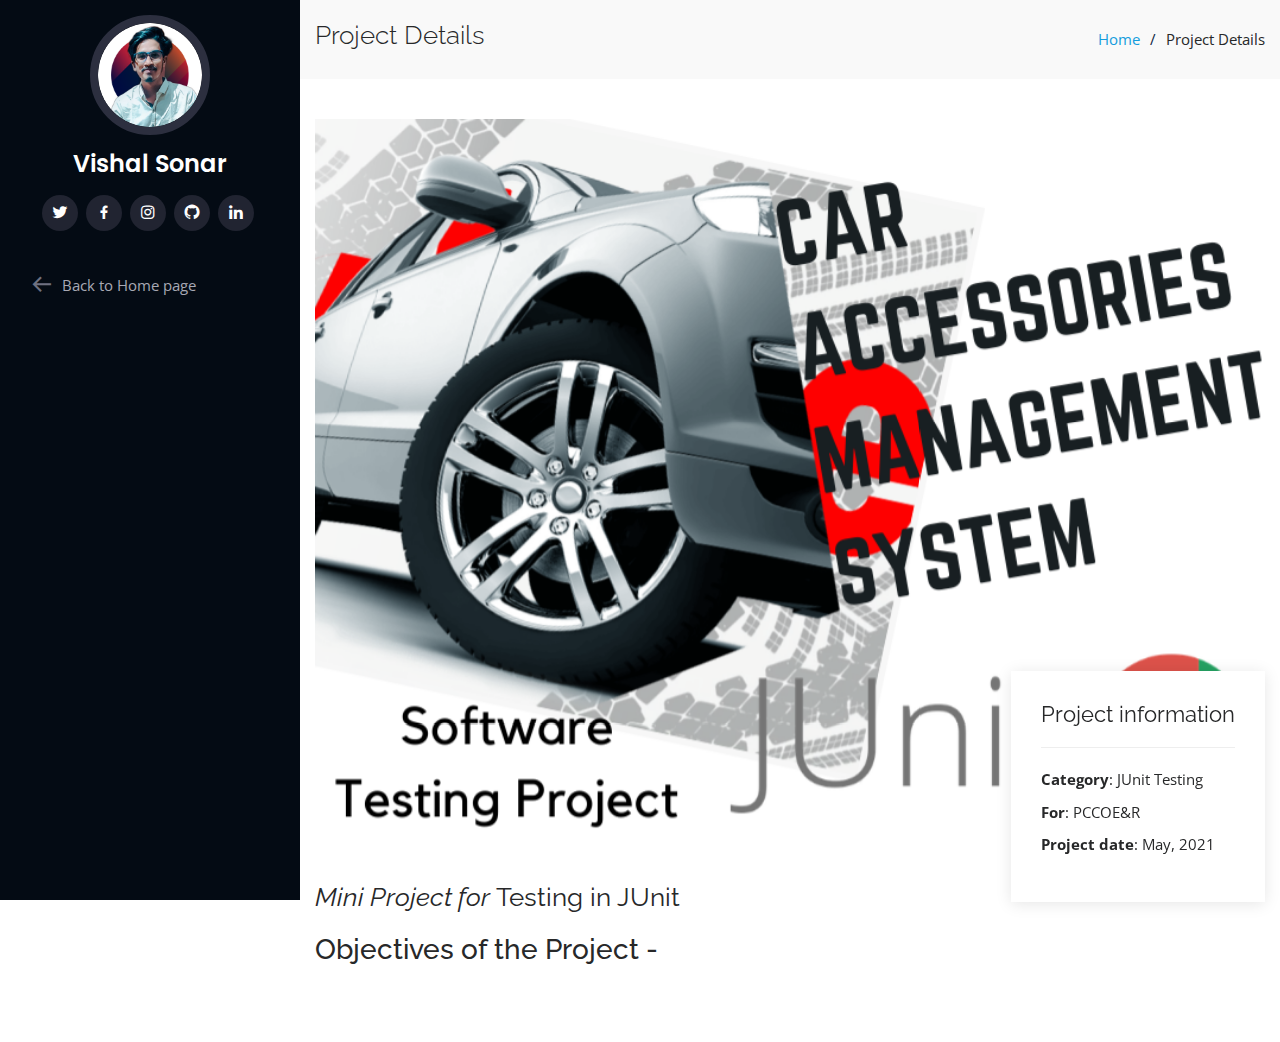
<file: project-details9.html>
<!DOCTYPE html>
<html lang="en">

<head>
  <meta charset="utf-8">
  <meta content="width=device-width, initial-scale=1.0" name="viewport">

  <title>Project Details- JUnit Testing</title>
  <link rel="shortcut icon" type="image/png" href="assets/img/VS.png" />
  <meta content="" name="description">
  <meta content="" name="keywords">

  <!-- Google Fonts -->
  <link href="https://fonts.googleapis.com/css?family=Open+Sans:300,300i,400,400i,600,600i,700,700i|Raleway:300,300i,400,400i,500,500i,600,600i,700,700i|Poppins:300,300i,400,400i,500,500i,600,600i,700,700i" rel="stylesheet">

  <!-- Vendor CSS Files -->
  <link href="assets/vendor/bootstrap/css/bootstrap.min.css" rel="stylesheet">
  <link href="assets/vendor/icofont/icofont.min.css" rel="stylesheet">
  <link href="assets/vendor/boxicons/css/boxicons.min.css" rel="stylesheet">
  <link href="assets/vendor/venobox/venobox.css" rel="stylesheet">
  <link href="assets/vendor/owl.carousel/assets/owl.carousel.min.css" rel="stylesheet">
  <link href="assets/vendor/aos/aos.css" rel="stylesheet">

  <!-- Template Main CSS File -->
  <link href="assets/css/style.css" rel="stylesheet">

</head>

<body>

  <!-- ======= Mobile nav toggle button ======= -->
  <button type="button" class="mobile-nav-toggle d-xl-none"><i class="icofont-navigation-menu"></i></button>

  <!-- ======= Header ======= -->
  <header id="header">
    <div class="d-flex flex-column">

      <div class="profile">
        <img src="assets/img/VS-profile.png" alt="" class="img-fluid rounded-circle">
        <h1 class="text-light"><a href="index.html">Vishal Sonar</a></h1>
        <div class="social-links mt-3 text-center">
          <a href="https://twitter.com/ViBRUS7" target="_blank" class="twitter"><i class="bx bxl-twitter"></i></a>
          <a href="https://www.facebook.com/vibrus77/" target="_blank" class="facebook"><i class="bx bxl-facebook"></i></a>
          <a href="https://www.instagram.com/vs.vibrus/" target="_blank" class="instagram"><i class="bx bxl-instagram"></i></a>
          <a href="https://github.com/ViBRUS" target="_blank" class="google-plus"><i class="bx bxl-github"></i></a>
          <a href="https://www.linkedin.com/in/vibrus/" target="_blank" class="linkedin"><i class="bx bxl-linkedin"></i></a>
        </div>
      </div>

      <nav class="nav-menu">
        <ul>
          <li><a href="index.html"><i class='bx bx-arrow-back'></i>Back to Home page</a></li>
        </ul>
      </nav><!-- .nav-menu -->
      <button type="button" class="mobile-nav-toggle d-xl-none"><i class="icofont-navigation-menu"></i></button>

    </div>
  </header><!-- End Header -->

  <main id="main">

    <!-- ======= Breadcrumbs ======= -->
    <section id="breadcrumbs" class="breadcrumbs">
      <div class="container">

        <div class="d-flex justify-content-between align-items-center">
          <h2>Project Details</h2>
          <ol>
            <li><a href="index.html">Home</a></li>
            <li>Project Details</li>
          </ol>
        </div>

      </div>
    </section><!-- End Breadcrumbs -->

    <!-- ======= Portfolio Details Section ======= -->
    <section id="portfolio-details" class="portfolio-details">
      <div class="container">

        <div class="portfolio-details-container">

          <div class="owl-carousel portfolio-details-carousel">
            <img src="assets/img/portfolio/portfolio-10.png" class="img-fluid" alt="">
          </div>

          <div class="portfolio-info">
            <h3>Project information</h3>
            <ul>
              <li><strong>Category</strong>: JUnit Testing</li>
              <li><strong>For</strong>: PCCOE&R</li>
              <li><strong>Project date</strong>: May, 2021</li>
<!--               <li><strong>Project URL</strong>: <a href="#">CopyGram</a></li> -->
            </ul>
          </div>

        </div>

        <div class="portfolio-description">
          <h2><em>Mini Project for</em> Testing in JUnit</h2>
          <p>
          <h3>Objectives of the Project -</h3>
            <ul>
<!--             <li>Create a small application by selecting relevant system environment / platform and programming languages. 
            <li>Narrate concise Test Plan consisting features to be tested and bug taxonomy. Prepare Test Cases inclusive of Test Procedures for identified Test Scenarios. Perform selective Black-box and White-box testing covering Unit and Integration test by using suitable Testing tools. 
            <li>Prepare Test Reports based on Test Pass/Fail Criteria and judge the acceptance of application developed.</li>
            <li>User can know about their illness before visiting the doctor.</li>
            <li>User can get instant information about the type of disorder.</li>
            <li>User can consult the doctor online at an early stage.</li>  -->
            </ul>
          </p>
        </div>

      </div>
    </section><!-- End Portfolio Details Section -->

  </main><!-- End #main -->

  <a href="#" class="back-to-top"><i class="icofont-simple-up"></i></a>

  <!-- Vendor JS Files -->
  <script src="assets/vendor/jquery/jquery.min.js"></script>
  <script src="assets/vendor/bootstrap/js/bootstrap.bundle.min.js"></script>
  <script src="assets/vendor/jquery.easing/jquery.easing.min.js"></script>
  <script src="assets/vendor/php-email-form/validate.js"></script>
  <script src="assets/vendor/waypoints/jquery.waypoints.min.js"></script>
  <script src="assets/vendor/counterup/counterup.min.js"></script>
  <script src="assets/vendor/isotope-layout/isotope.pkgd.min.js"></script>
  <script src="assets/vendor/venobox/venobox.min.js"></script>
  <script src="assets/vendor/owl.carousel/owl.carousel.min.js"></script>
  <script src="assets/vendor/typed.js/typed.min.js"></script>
  <script src="assets/vendor/aos/aos.js"></script>

  <!-- Template Main JS File -->
  <script src="assets/js/main.js"></script>

</body>

</html>
</file>
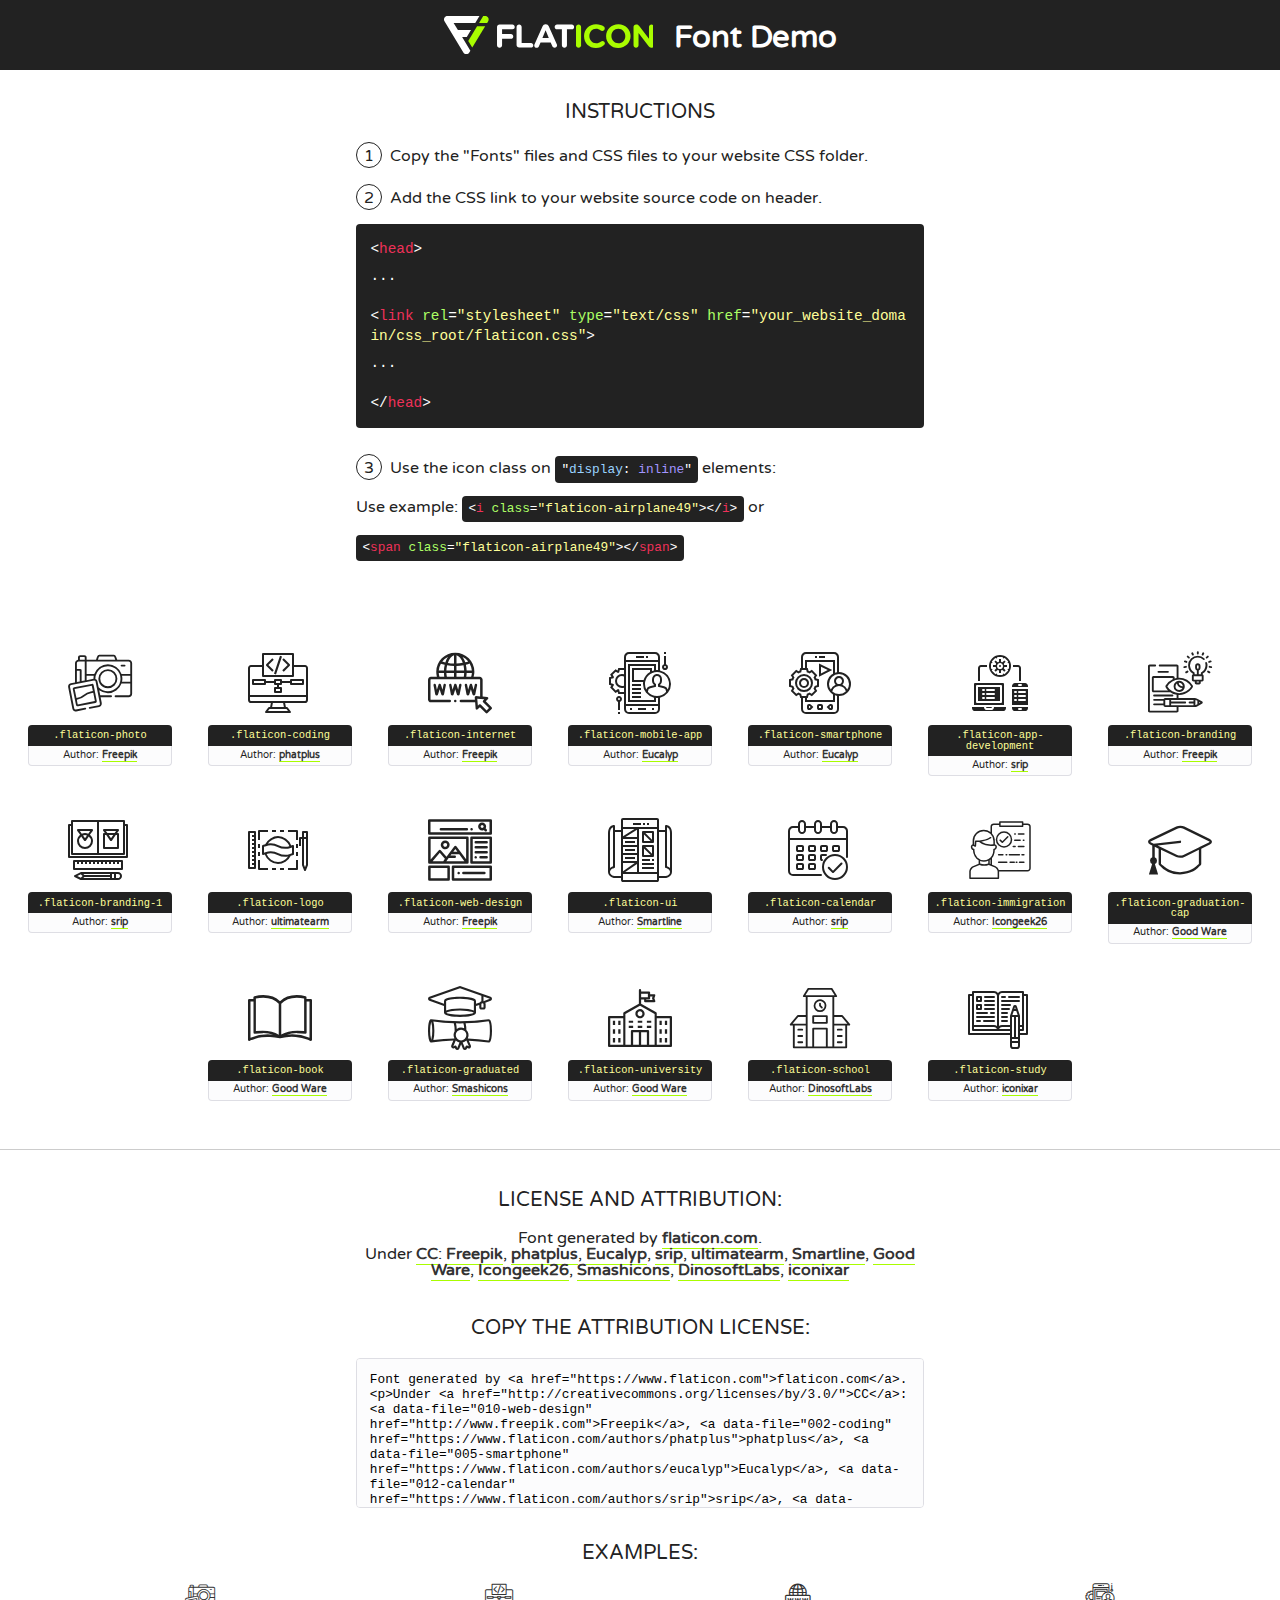
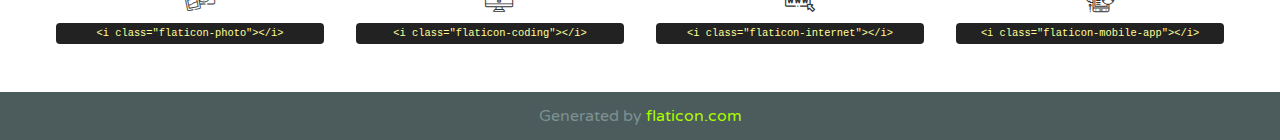
<file: assets/fonts/flaticon/font/flaticon.html>
<!DOCTYPE html>
<!--
  Flaticon icon font: Flaticon
  Creation date: 21/07/2020 06:35
-->
<html>
<!DOCTYPE html>
<html>

<head>
    <title>Flaticon WebFont</title>
    <link href="http://fonts.googleapis.com/css?family=Varela+Round" rel="stylesheet" type="text/css" />
    <link rel="stylesheet" type="text/css" href="flaticon.css">
    <meta charset="UTF-8">
    <style>
    html, body, div, span, applet, object, iframe,
    h1, h2, h3, h4, h5, h6, p, blockquote, pre,
    a, abbr, acronym, address, big, cite, code,
    del, dfn, em, img, ins, kbd, q, s, samp,
    small, strike, strong, sub, sup, tt, var,
    b, u, i, center,
    dl, dt, dd, ol, ul, li,
    fieldset, form, label, legend,
    table, caption, tbody, tfoot, thead, tr, th, td,
    article, aside, canvas, details, embed, 
    figure, figcaption, footer, header, hgroup, 
    menu, nav, output, ruby, section, summary,
    time, mark, audio, video {
        margin: 0;
        padding: 0;
        border: 0;
        font-size: 100%;
        font: inherit;
        vertical-align: baseline;
    }
    /* HTML5 display-role reset for older browsers */
    article, aside, details, figcaption, figure, 
    footer, header, hgroup, menu, nav, section {
        display: block;
    }
    body {
        line-height: 1;
    }
    ol, ul {
        list-style: none;
    }
    blockquote, q {
        quotes: none;
    }
    blockquote:before, blockquote:after,
    q:before, q:after {
        content: '';
        content: none;
    }
    table {
        border-collapse: collapse;
        border-spacing: 0;
    }
    body {
        font-family: 'Varela Round', Helvetica, Arial, sans-serif;
        font-size: 16px;
        color: #222;
    }
    a {
        color: #333;
        border-bottom: 1px solid #a9fd00;
        font-weight: bold;
        text-decoration: none;
    }
    * {
        -moz-box-sizing: border-box;
        -webkit-box-sizing: border-box;
        box-sizing: border-box;
        margin: 0;
        padding: 0;
    }
    [class^="flaticon-"]:before, [class*=" flaticon-"]:before, [class^="flaticon-"]:after, [class*=" flaticon-"]:after {
        font-family: Flaticon;
        font-size: 30px;
        font-style: normal;
        margin-left: 20px;
        color: #333;
    }
    .wrapper {
        max-width: 600px;
        margin: auto;
        padding: 0 1em;
    }
    .title {
        font-size: 1.25em;
        text-align: center;
        margin-bottom: 1em;
        text-transform: uppercase;
    }
    header {
        text-align: center;
        background-color: #222;
        color: #fff;
        padding: 1em;
    }
    header .logo {
        width: 210px;
        height: 38px;
        display: inline-block;
        vertical-align: middle;
        margin-right: 1em;
        border: none;
    }
    header strong {
        font-size: 1.95em;
        font-weight: bold;
        vertical-align: middle;
        margin-top: 5px;
        display: inline-block;
    }
    .demo {
        margin: 2em auto;
        line-height: 1.25em;
    }
    .demo ul li {
        margin-bottom: 1em;
    }
    .demo ul li .num {
        color: #222;
        border-radius: 20px;
        display: inline-block;
        width: 26px;
        padding: 3px;
        height: 26px;
        text-align: center;
        margin-right: 0.5em;
        border: 1px solid #222;
    }
    .demo ul li code {
        background-color: #222;
        border-radius: 4px;
        padding: 0.25em 0.5em;
        display: inline-block;
        color: #fff;
        font-family: Consolas,Monaco,Lucida Console,Liberation Mono,DejaVu Sans Mono,Bitstream Vera Sans Mono,Courier New, monospace;
        font-weight: lighter;
        margin-top: 1em;
        font-size: 0.8em;
        word-break: break-all;
    }
    .demo ul li code.big {
        padding: 1em;
        font-size: 0.9em;
    }
    .demo ul li code .red {
        color: #EF3159;
    }
    .demo ul li code .green {
        color: #ACFF65;
    }
    .demo ul li code .yellow {
        color: #FFFF99;
    }
    .demo ul li code .blue {
        color: #99D3FF;
    }
    .demo ul li code .purple {
        color: #A295FF;
    }
    .demo ul li code .dots {
        margin-top: 0.5em;
        display: block;
    }
    #glyphs {
        border-bottom: 1px solid #ccc;
        padding: 2em 0;
        text-align: center;
    }
    .glyph {
        display: inline-block;
        width: 9em;
        margin: 1em;
        text-align: center;
        vertical-align: top;
        background: #FFF;
    }
    .glyph .glyph-icon {
        padding: 10px;
        display: block;
        font-family:"Flaticon";
        font-size: 64px;
        line-height: 1;
    }
    .glyph .glyph-icon:before {
        font-size: 64px;
        color: #222;
        margin-left: 0;
    }
    .class-name {
        font-size: 0.65em;
        background-color: #222;
        color: #fff;
        border-radius: 4px 4px 0 0;
        padding: 0.5em;
        color: #FFFF99;
        font-family: Consolas,Monaco,Lucida Console,Liberation Mono,DejaVu Sans Mono,Bitstream Vera Sans Mono,Courier New, monospace;
    }
    .author-name {
        font-size: 0.6em;
        background-color: #fcfcfd;
        border: 1px solid #DEDEE4;
        border-top: 0;
        border-radius: 0 0 4px 4px;
        padding: 0.5em;
    }
    .class-name:last-child {
        font-size: 10px;
        color:#888;
    }
    .class-name:last-child a {
        font-size: 10px;
        color:#555;
    }
    .class-name:last-child a:hover {
        color:#a9fd00;
    }
    .glyph > input {
        display: block;
        width: 100px;
        margin: 5px auto;
        text-align: center;
        font-size: 12px;
        cursor: text;
    }
    .glyph > input.icon-input {
        font-family:"Flaticon";
        font-size: 16px;
        margin-bottom: 10px;
    }
    .attribution .title {
        margin-top: 2em;
    }
    .attribution textarea {
        background-color: #fcfcfd;
        padding: 1em;
        border: none;
        box-shadow: none;
        border: 1px solid #DEDEE4;
        border-radius: 4px;
        resize: none;
        width: 100%;
        height: 150px;
        font-size: 0.8em;
        font-family: Consolas,Monaco,Lucida Console,Liberation Mono,DejaVu Sans Mono,Bitstream Vera Sans Mono,Courier New, monospace;
        -webkit-appearance: none;
    }
    .iconsuse {
        margin: 2em auto;
        text-align: center;
        max-width: 1200px;
    }
    .iconsuse:after {
        content: '';
        display: table;
        clear: both;
    }
    .iconsuse .image {
        float: left;
        width: 25%;
        padding: 0 1em;
    }
    .iconsuse .image p {
        margin-bottom: 1em;
    }
    .iconsuse .image span {
        display: block;
        font-size: 0.65em;
        background-color: #222;
        color: #fff;
        border-radius: 4px;
        padding: 0.5em;
        color: #FFFF99;
        margin-top: 1em;
        font-family: Consolas,Monaco,Lucida Console,Liberation Mono,DejaVu Sans Mono,Bitstream Vera Sans Mono,Courier New, monospace;
    }
    #footer {
        text-align: center;
        background-color: #4C5B5C;
        color: #7c9192;
        padding: 1em;
    }
    #footer a {
        border: none;
        color: #a9fd00;
        font-weight: normal;
    }
    @media (max-width: 960px) {
        .iconsuse .image {
            width: 50%;
        }
    }
    @media (max-width: 560px) {
        .iconsuse .image {
            width: 100%;
        }
    }
    </style>
</head>

<body class="characters-off">

    <header>
        <a href="https://www.flaticon.com" target="_blank" class="logo">
            <svg version="1.1" xmlns="http://www.w3.org/2000/svg" xmlns:xlink="http://www.w3.org/1999/xlink" xmlns:a="http://ns.adobe.com/AdobeSVGViewerExtensions/3.0/" viewBox="0 0 560.875 102.036" enable-background="new 0 0 560.875 102.036" xml:space="preserve">
                <defs>
                </defs>
                <g>
                    <g class="letters">
                        <path fill="#ffffff" d="M141.596,29.675c0-3.777,2.985-6.767,6.764-6.767h34.438c3.426,0,6.15,2.728,6.15,6.15
                        c0,3.43-2.724,6.149-6.15,6.149h-27.674v13.091h23.719c3.429,0,6.151,2.724,6.151,6.15c0,3.43-2.723,6.149-6.151,6.149h-23.719
                        v17.574c0,3.773-2.986,6.761-6.764,6.761c-3.779,0-6.764-2.989-6.764-6.761V29.675z"></path>
                        <path fill="#ffffff" d="M193.844,29.149c0-3.781,2.985-6.767,6.764-6.767c3.776,0,6.763,2.985,6.763,6.767v42.957h25.039
                        c3.426,0,6.149,2.726,6.149,6.153c0,3.425-2.723,6.15-6.149,6.15h-31.802c-3.779,0-6.764-2.986-6.764-6.768V29.149z"></path>
                        <path fill="#ffffff" d="M241.891,75.71l21.438-48.407c1.492-3.341,4.215-5.357,7.906-5.357h0.792
                        c3.686,0,6.323,2.017,7.815,5.357l21.439,48.407c0.436,0.967,0.701,1.845,0.701,2.723c0,3.602-2.809,6.501-6.414,6.501
                        c-3.161,0-5.269-1.845-6.499-4.655l-4.132-9.661h-27.059l-4.301,10.102c-1.144,2.631-3.426,4.214-6.237,4.214
                        c-3.517,0-6.24-2.81-6.24-6.325C241.1,77.64,241.451,76.677,241.891,75.71z M279.932,58.666l-8.521-20.297l-8.526,20.297H279.932
                        z"></path>
                        <path fill="#ffffff" d="M314.864,35.387H301.86c-3.429,0-6.239-2.813-6.239-6.238c0-3.429,2.811-6.24,6.239-6.24h39.533
                        c3.426,0,6.237,2.811,6.237,6.24c0,3.425-2.811,6.238-6.237,6.238h-13.001v42.785c0,3.773-2.99,6.761-6.764,6.761
                        c-3.779,0-6.764-2.989-6.764-6.761V35.387z"></path>
                        <path fill="#A9FD00" d="M352.615,29.149c0-3.781,2.985-6.767,6.767-6.767c3.774,0,6.761,2.985,6.761,6.767v49.024
                        c0,3.773-2.987,6.761-6.761,6.761c-3.781,0-6.767-2.989-6.767-6.761V29.149z"></path>
                        <path fill="#A9FD00" d="M374.132,53.836v-0.179c0-17.481,13.178-31.801,32.065-31.801c9.22,0,15.459,2.458,20.557,6.238
                        c1.402,1.054,2.637,2.985,2.637,5.357c0,3.692-2.985,6.59-6.681,6.59c-1.845,0-3.071-0.702-4.044-1.319
                        c-3.776-2.813-7.729-4.393-12.562-4.393c-10.364,0-17.831,8.611-17.831,19.154v0.173c0,10.542,7.291,19.329,17.831,19.329
                        c5.715,0,9.492-1.756,13.359-4.834c1.049-0.874,2.458-1.491,4.039-1.491c3.429,0,6.325,2.813,6.325,6.236
                        c0,2.106-1.056,3.78-2.282,4.834c-5.539,4.834-12.036,7.733-21.878,7.733C387.572,85.464,374.132,71.493,374.132,53.836z"></path>
                        <path fill="#A9FD00" d="M433.009,53.836v-0.179c0-17.481,13.79-31.801,32.766-31.801c18.981,0,32.592,14.143,32.592,31.628v0.173
                        c0,17.483-13.785,31.807-32.769,31.807C446.625,85.464,433.009,71.32,433.009,53.836z M484.224,53.836v-0.179
                        c0-10.539-7.725-19.326-18.626-19.326c-10.893,0-18.449,8.611-18.449,19.154v0.173c0,10.542,7.73,19.329,18.626,19.329
                        C476.676,72.986,484.224,64.378,484.224,53.836z"></path>
                        <path fill="#A9FD00" d="M506.233,29.321c0-3.774,2.99-6.763,6.767-6.763h1.401c3.252,0,5.183,1.583,7.029,3.953l26.093,34.265
                        V29.059c0-3.692,2.99-6.677,6.681-6.677c3.683,0,6.671,2.985,6.671,6.677v48.934c0,3.78-2.987,6.765-6.764,6.765h-0.436
                        c-3.257,0-5.188-1.581-7.034-3.953l-27.056-35.492v32.944c0,3.687-2.985,6.676-6.678,6.676c-3.683,0-6.673-2.989-6.673-6.676
                        V29.321z"></path>
                    </g>
                    <g class="insignia">
                        <path fill="#ffffff" d="M48.372,56.137h12.517l11.156-18.537H37.186L25.688,18.539h57.825L94.668,0H9.271
                        C5.925,0,2.842,1.801,1.198,4.716c-1.644,2.907-1.593,6.482,0.134,9.343l50.38,83.501c1.678,2.781,4.689,4.476,7.938,4.476
                        c3.246,0,6.257-1.695,7.935-4.476l2.898-4.804L48.372,56.137z"></path>
                        <g class="i">
                            <path fill="#A9FD00" d="M93.575,18.539h0.031v0.004l21.652,0.004l2.705-4.488c1.727-2.861,1.778-6.436,0.133-9.343
                            C116.454,1.801,113.371,0,110.026,0h-5.294L93.575,18.539z"></path>
                            <polygon fill="#A9FD00" points="88.291,27.356 64.725,66.486 75.519,84.404 109.942,27.356"></polygon>
                        </g>
                    </g>
                </g>
            </svg>
        </a>
        <strong>Font Demo</strong>
    </header>


    <section class="demo wrapper">

        <p class="title">Instructions</p>

        <ul>
            <li>
                <span class="num">1</span>Copy the "Fonts" files and CSS files to your website CSS folder.
            </li>
            <li>
                <span class="num">2</span>Add the CSS link to your website source code on header.
                <code class="big">
                    &lt;<span class="red">head</span>&gt;
                    <br/><span class="dots">...</span>
                    <br/>&lt;<span class="red">link</span> <span class="green">rel</span>=<span class="yellow">"stylesheet"</span> <span class="green">type</span>=<span class="yellow">"text/css"</span> <span class="green">href</span>=<span class="yellow">"your_website_domain/css_root/flaticon.css"</span>&gt;
                    <br/><span class="dots">...</span>
                    <br/>&lt;/<span class="red">head</span>&gt;
                </code>
            </li>

            <li>
                <p>
                    <span class="num">3</span>Use the icon class on <code>"<span class="blue">display</span>:<span class="purple"> inline</span>"</code> elements:
                    <br />
                    Use example: <code>&lt;<span class="red">i</span> <span class="green">class</span>=<span class="yellow">&quot;flaticon-airplane49&quot;</span>&gt;&lt;/<span class="red">i</span>&gt;</code> or <code>&lt;<span class="red">span</span> <span class="green">class</span>=<span class="yellow">&quot;flaticon-airplane49&quot;</span>&gt;&lt;/<span class="red">span</span>&gt;</code>
            </li>
        </ul>

    </section>




   <section id="glyphs">          
    
      
        <div class="glyph"><div class="glyph-icon flaticon-photo"></div>
            <div class="class-name">.flaticon-photo</div>
            <div class="author-name">Author: <a data-file="001-photo" href="http://www.freepik.com">Freepik</a> </div> 
        </div>        
        
        <div class="glyph"><div class="glyph-icon flaticon-coding"></div>
            <div class="class-name">.flaticon-coding</div>
            <div class="author-name">Author: <a data-file="002-coding" href="https://www.flaticon.com/authors/phatplus">phatplus</a> </div> 
        </div>        
        
        <div class="glyph"><div class="glyph-icon flaticon-internet"></div>
            <div class="class-name">.flaticon-internet</div>
            <div class="author-name">Author: <a data-file="003-internet" href="http://www.freepik.com">Freepik</a> </div> 
        </div>        
        
        <div class="glyph"><div class="glyph-icon flaticon-mobile-app"></div>
            <div class="class-name">.flaticon-mobile-app</div>
            <div class="author-name">Author: <a data-file="004-mobile-app" href="https://www.flaticon.com/authors/eucalyp">Eucalyp</a> </div> 
        </div>        
        
        <div class="glyph"><div class="glyph-icon flaticon-smartphone"></div>
            <div class="class-name">.flaticon-smartphone</div>
            <div class="author-name">Author: <a data-file="005-smartphone" href="https://www.flaticon.com/authors/eucalyp">Eucalyp</a> </div> 
        </div>        
        
        <div class="glyph"><div class="glyph-icon flaticon-app-development"></div>
            <div class="class-name">.flaticon-app-development</div>
            <div class="author-name">Author: <a data-file="006-app-development" href="https://www.flaticon.com/authors/srip">srip</a> </div> 
        </div>        
        
        <div class="glyph"><div class="glyph-icon flaticon-branding"></div>
            <div class="class-name">.flaticon-branding</div>
            <div class="author-name">Author: <a data-file="007-branding" href="http://www.freepik.com">Freepik</a> </div> 
        </div>        
        
        <div class="glyph"><div class="glyph-icon flaticon-branding-1"></div>
            <div class="class-name">.flaticon-branding-1</div>
            <div class="author-name">Author: <a data-file="008-branding-1" href="https://www.flaticon.com/authors/srip">srip</a> </div> 
        </div>        
        
        <div class="glyph"><div class="glyph-icon flaticon-logo"></div>
            <div class="class-name">.flaticon-logo</div>
            <div class="author-name">Author: <a data-file="009-logo" href="https://www.flaticon.com/authors/ultimatearm">ultimatearm</a> </div> 
        </div>        
        
        <div class="glyph"><div class="glyph-icon flaticon-web-design"></div>
            <div class="class-name">.flaticon-web-design</div>
            <div class="author-name">Author: <a data-file="010-web-design" href="http://www.freepik.com">Freepik</a> </div> 
        </div>        
        
        <div class="glyph"><div class="glyph-icon flaticon-ui"></div>
            <div class="class-name">.flaticon-ui</div>
            <div class="author-name">Author: <a data-file="011-ui" href="https://www.flaticon.com/authors/smartline">Smartline</a> </div> 
        </div>        
        
        <div class="glyph"><div class="glyph-icon flaticon-calendar"></div>
            <div class="class-name">.flaticon-calendar</div>
            <div class="author-name">Author: <a data-file="012-calendar" href="https://www.flaticon.com/authors/srip">srip</a> </div> 
        </div>        
        
        <div class="glyph"><div class="glyph-icon flaticon-immigration"></div>
            <div class="class-name">.flaticon-immigration</div>
            <div class="author-name">Author: <a data-file="013-immigration" href="https://www.flaticon.com/authors/icongeek26">Icongeek26</a> </div> 
        </div>        
        
        <div class="glyph"><div class="glyph-icon flaticon-graduation-cap"></div>
            <div class="class-name">.flaticon-graduation-cap</div>
            <div class="author-name">Author: <a data-file="014-graduation-cap" href="https://www.flaticon.com/authors/good-ware">Good Ware</a> </div> 
        </div>        
        
        <div class="glyph"><div class="glyph-icon flaticon-book"></div>
            <div class="class-name">.flaticon-book</div>
            <div class="author-name">Author: <a data-file="015-book" href="https://www.flaticon.com/authors/good-ware">Good Ware</a> </div> 
        </div>        
        
        <div class="glyph"><div class="glyph-icon flaticon-graduated"></div>
            <div class="class-name">.flaticon-graduated</div>
            <div class="author-name">Author: <a data-file="016-graduated" href="https://www.flaticon.com/authors/smashicons">Smashicons</a> </div> 
        </div>        
        
        <div class="glyph"><div class="glyph-icon flaticon-university"></div>
            <div class="class-name">.flaticon-university</div>
            <div class="author-name">Author: <a data-file="017-university" href="https://www.flaticon.com/authors/good-ware">Good Ware</a> </div> 
        </div>        
        
        <div class="glyph"><div class="glyph-icon flaticon-school"></div>
            <div class="class-name">.flaticon-school</div>
            <div class="author-name">Author: <a data-file="018-school" href="https://www.flaticon.com/authors/dinosoftlabs">DinosoftLabs</a> </div> 
        </div>        
        
        <div class="glyph"><div class="glyph-icon flaticon-study"></div>
            <div class="class-name">.flaticon-study</div>
            <div class="author-name">Author: <a data-file="019-study" href="https://www.flaticon.com/authors/iconixar">iconixar</a> </div> 
        </div>        
        

    </section>



    <section class="attribution wrapper"   style="text-align:center;">

      <div class="title">License and attribution:</div><div class="attrDiv">Font generated by <a href="https://www.flaticon.com">flaticon.com</a>. <div><p>Under <a href="http://creativecommons.org/licenses/by/3.0/">CC</a>: <a data-file="010-web-design" href="http://www.freepik.com">Freepik</a>, <a data-file="002-coding" href="https://www.flaticon.com/authors/phatplus">phatplus</a>, <a data-file="005-smartphone" href="https://www.flaticon.com/authors/eucalyp">Eucalyp</a>, <a data-file="012-calendar" href="https://www.flaticon.com/authors/srip">srip</a>, <a data-file="009-logo" href="https://www.flaticon.com/authors/ultimatearm">ultimatearm</a>, <a data-file="011-ui" href="https://www.flaticon.com/authors/smartline">Smartline</a>, <a data-file="017-university" href="https://www.flaticon.com/authors/good-ware">Good Ware</a>, <a data-file="013-immigration" href="https://www.flaticon.com/authors/icongeek26">Icongeek26</a>, <a data-file="016-graduated" href="https://www.flaticon.com/authors/smashicons">Smashicons</a>, <a data-file="018-school" href="https://www.flaticon.com/authors/dinosoftlabs">DinosoftLabs</a>, <a data-file="019-study" href="https://www.flaticon.com/authors/iconixar">iconixar</a></p>  </div>
      </div>
      <div class="title">Copy the Attribution License:</div>

    <textarea onclick="this.focus();this.select();">Font generated by &lt;a href=&quot;https://www.flaticon.com&quot;&gt;flaticon.com&lt;/a&gt;. <p>Under <a href="http://creativecommons.org/licenses/by/3.0/">CC</a>: <a data-file="010-web-design" href="http://www.freepik.com">Freepik</a>, <a data-file="002-coding" href="https://www.flaticon.com/authors/phatplus">phatplus</a>, <a data-file="005-smartphone" href="https://www.flaticon.com/authors/eucalyp">Eucalyp</a>, <a data-file="012-calendar" href="https://www.flaticon.com/authors/srip">srip</a>, <a data-file="009-logo" href="https://www.flaticon.com/authors/ultimatearm">ultimatearm</a>, <a data-file="011-ui" href="https://www.flaticon.com/authors/smartline">Smartline</a>, <a data-file="017-university" href="https://www.flaticon.com/authors/good-ware">Good Ware</a>, <a data-file="013-immigration" href="https://www.flaticon.com/authors/icongeek26">Icongeek26</a>, <a data-file="016-graduated" href="https://www.flaticon.com/authors/smashicons">Smashicons</a>, <a data-file="018-school" href="https://www.flaticon.com/authors/dinosoftlabs">DinosoftLabs</a>, <a data-file="019-study" href="https://www.flaticon.com/authors/iconixar">iconixar</a></p>  
     </textarea>

    </section>

    <section class="iconsuse">

          <div class="title">Examples:</div>            
             
            <div class="image">
                <p>
                    <i class="glyph-icon flaticon-photo"></i> 
                    <span>&lt;i class=&quot;flaticon-photo&quot;&gt;&lt;/i&gt;</span>
                </p>
            </div>
            
            <div class="image">
                <p>
                    <i class="glyph-icon flaticon-coding"></i> 
                    <span>&lt;i class=&quot;flaticon-coding&quot;&gt;&lt;/i&gt;</span>
                </p>
            </div>
            
            <div class="image">
                <p>
                    <i class="glyph-icon flaticon-internet"></i> 
                    <span>&lt;i class=&quot;flaticon-internet&quot;&gt;&lt;/i&gt;</span>
                </p>
            </div>
            
            <div class="image">
                <p>
                    <i class="glyph-icon flaticon-mobile-app"></i> 
                    <span>&lt;i class=&quot;flaticon-mobile-app&quot;&gt;&lt;/i&gt;</span>
                </p>
            </div>
                       
        </div>
                            
    </section>

<div id="footer">
    <div>Generated by <a href="https://www.flaticon.com">flaticon.com</a>
    </div>
</div>



</body>
</html>
</file>
<file: assets/vendor/venobox/venobox.css>
/* ------ venobox.css --------*/
.vbox-overlay *, .vbox-overlay *:before, .vbox-overlay *:after{
    -webkit-backface-visibility: hidden;
    -webkit-box-sizing:border-box;
    -moz-box-sizing:border-box;
    box-sizing:border-box;
}
.vbox-overlay * { 
    -webkit-backface-visibility: visible;
    backface-visibility: visible;
}
.vbox-overlay{
    display: -webkit-flex;
    display: flex;
    -webkit-flex-direction: column;
    flex-direction: column;
    -webkit-justify-content: center;
    justify-content: center;
    -webkit-align-items: center;
    align-items: center;
    position: fixed;
    left: 0;
    top: 0;
    bottom: 0;
    right: 0;
    z-index: 999999;
}

/* ----- navigation ----- */
.vbox-title{
    width: 100%;
    height: 40px;
    float: left;
    text-align: center;
    line-height: 28px;
    font-size: 12px;
    padding: 6px 50px;
    overflow: hidden;
    position: fixed;
    display: none;
    left: 0;
    z-index: 89;
}
.vbox-close{
    cursor: pointer;
    position: fixed;
    top: -1px;
    right: 0;
    width: 50px;
    height: 40px;
    padding: 6px;
    display: block;
    background-position:10px center;
    overflow: hidden;
    font-size: 24px;
    line-height: 1;
    text-align: center;
    z-index: 99;
}
.vbox-left{
    cursor: pointer;
    position: fixed;
    left: 0;
    height: 40px;
    overflow: hidden;
    line-height: 28px;
    font-size: 12px;
    z-index: 99;
    display: flex;
    align-items:center;
}
.vbox-num{
    display: inline-block;
    margin: 6px 0 6px 15px;
}
/* ----- Social share ----- */
.vbox-share{
    line-height: 28px;
    font-size: 12px;
    overflow: hidden;
    position: fixed;
    left: 0;
    z-index: 98;
    display: flex;
    align-items:center;
    justify-content: center;
    width: 100%;
    text-align: center;
}
.vbox-share svg{
    max-height: 28px;
    width: 28px;
    z-index: 10;
    margin-left: 12px;
    margin-top: 6px;
    margin-bottom: 6px;
    vertical-align: middle;
}


/* ----- navigation ARROWS ----- */
.vbox-next, .vbox-prev{
    position: fixed;
    top: 50%;
    margin-top: -15px;
    overflow: hidden;
    cursor: pointer;
    display: block;
    width: 45px;
    height: 45px;
    z-index: 99;
}
.vbox-next span, .vbox-prev span{
    position: relative;
    width: 20px;
    height: 20px;
    border: 2px solid transparent;
    border-top-color: #B6B6B6;
    border-right-color: #B6B6B6;
    text-indent: -100px;
    position: absolute;
    top: 8px;
    display: block;
}
.vbox-prev{
    left: 15px;
}
.vbox-next{
    right: 15px;
}
.vbox-prev span{
    left: 10px;
    -ms-transform: rotate(-135deg);
    -webkit-transform: rotate(-135deg);
    transform: rotate(-135deg);
}
.vbox-next span{
    -ms-transform: rotate(45deg);
    -webkit-transform: rotate(45deg);
    transform: rotate(45deg);
    right: 10px;
}
/* ------- inline window ------ */
.vbox-inline{
    width: 420px;
    height: 315px;
    height: 70vh;
    padding: 10px;
    background: #fff;
    margin: 0 auto;
    overflow: auto;
    text-align: left;
}
/* ------- Video & iFrames window ------ */
.venoframe{
    max-width: 100%;
    width: 100%;
    border: none;
    width: 100%;
    height: 260px;
    height: 70vh;
}
.venoframe.vbvid{
    height: 260px;
}
@media (min-width: 768px) {
    .venoframe, .vbox-inline{
        width: 90%;
        height: 360px;
        height: 70vh;
    }
    .venoframe.vbvid{
        width: 640px;
        height: 360px;
    }
}
@media (min-width: 992px) {
    .venoframe, .vbox-inline{
        max-width: 1200px;
        width: 80%;
        height: 540px;
        height: 70vh;
    }
    .venoframe.vbvid{
        width: 960px;
        height: 540px;
    }
}
/* 
Please do NOT edit this part! 
or at least read this note: http://i.imgur.com/7C0ws9e.gif
*/
.vbox-open{
    overflow: hidden;
}
.vbox-container{
    position: absolute;
    left: 0;
    right: 0;
    top: 0;
    bottom: 0;
    overflow-x: hidden;
    overflow-y: scroll;
    overflow-scrolling: touch;
    -webkit-overflow-scrolling: touch;
    z-index: 20;
    max-height: 100%;

}

.vbox-content{
    text-align: center;
    float: left;
    width: 100%;
    position: relative;
    overflow: hidden;
    padding: 20px 4%;
}
.vbox-container img{
    max-width: 100%;
    height: auto;
}
.vbox-figlio{
    box-shadow: 0 0 12px rgba(0,0,0,0.19), 0 6px 6px rgba(0,0,0,0.23);
    max-width: 100%;
    text-align: initial;
}
img.vbox-figlio{
    -webkit-user-select: none;
-khtml-user-select: none;
-moz-user-select: none;
-o-user-select: none;
user-select: none;
}
.vbox-content.swipe-left{
    margin-left: -200px !important;
}
.vbox-content.swipe-right{
    margin-left: 200px !important;
}
.vbox-animated{
    webkit-transition: margin 300ms ease-out;
    transition: margin 300ms ease-out;
}

/* ---------- preloader ----------
 * SPINKIT 
 * http://tobiasahlin.com/spinkit/
-------------------------------- */
.sk-double-bounce,.sk-rotating-plane{width:40px;height:40px;margin:40px auto}.sk-rotating-plane{background-color:#333;-webkit-animation:sk-rotatePlane 1.2s infinite ease-in-out;animation:sk-rotatePlane 1.2s infinite ease-in-out}@-webkit-keyframes sk-rotatePlane{0%{-webkit-transform:perspective(120px) rotateX(0) rotateY(0);transform:perspective(120px) rotateX(0) rotateY(0)}50%{-webkit-transform:perspective(120px) rotateX(-180.1deg) rotateY(0);transform:perspective(120px) rotateX(-180.1deg) rotateY(0)}100%{-webkit-transform:perspective(120px) rotateX(-180deg) rotateY(-179.9deg);transform:perspective(120px) rotateX(-180deg) rotateY(-179.9deg)}}@keyframes sk-rotatePlane{0%{-webkit-transform:perspective(120px) rotateX(0) rotateY(0);transform:perspective(120px) rotateX(0) rotateY(0)}50%{-webkit-transform:perspective(120px) rotateX(-180.1deg) rotateY(0);transform:perspective(120px) rotateX(-180.1deg) rotateY(0)}100%{-webkit-transform:perspective(120px) rotateX(-180deg) rotateY(-179.9deg);transform:perspective(120px) rotateX(-180deg) rotateY(-179.9deg)}}.sk-double-bounce{position:relative}.sk-double-bounce .sk-child{width:100%;height:100%;border-radius:50%;background-color:#333;opacity:.6;position:absolute;top:0;left:0;-webkit-animation:sk-doubleBounce 2s infinite ease-in-out;animation:sk-doubleBounce 2s infinite ease-in-out}.sk-chasing-dots .sk-child,.sk-spinner-pulse,.sk-three-bounce .sk-child{background-color:#333;border-radius:100%}.sk-double-bounce .sk-double-bounce2{-webkit-animation-delay:-1s;animation-delay:-1s}@-webkit-keyframes sk-doubleBounce{0%,100%{-webkit-transform:scale(0);transform:scale(0)}50%{-webkit-transform:scale(1);transform:scale(1)}}@keyframes sk-doubleBounce{0%,100%{-webkit-transform:scale(0);transform:scale(0)}50%{-webkit-transform:scale(1);transform:scale(1)}}.sk-wave{margin:40px auto;width:50px;height:40px;text-align:center;font-size:10px}.sk-wave .sk-rect{background-color:#333;height:100%;width:6px;display:inline-block;-webkit-animation:sk-waveStretchDelay 1.2s infinite ease-in-out;animation:sk-waveStretchDelay 1.2s infinite ease-in-out}.sk-wave .sk-rect1{-webkit-animation-delay:-1.2s;animation-delay:-1.2s}.sk-wave .sk-rect2{-webkit-animation-delay:-1.1s;animation-delay:-1.1s}.sk-wave .sk-rect3{-webkit-animation-delay:-1s;animation-delay:-1s}.sk-wave .sk-rect4{-webkit-animation-delay:-.9s;animation-delay:-.9s}.sk-wave .sk-rect5{-webkit-animation-delay:-.8s;animation-delay:-.8s}@-webkit-keyframes sk-waveStretchDelay{0%,100%,40%{-webkit-transform:scaleY(.4);transform:scaleY(.4)}20%{-webkit-transform:scaleY(1);transform:scaleY(1)}}@keyframes sk-waveStretchDelay{0%,100%,40%{-webkit-transform:scaleY(.4);transform:scaleY(.4)}20%{-webkit-transform:scaleY(1);transform:scaleY(1)}}.sk-wandering-cubes{margin:40px auto;width:40px;height:40px;position:relative}.sk-wandering-cubes .sk-cube{background-color:#333;width:10px;height:10px;position:absolute;top:0;left:0;-webkit-animation:sk-wanderingCube 1.8s ease-in-out -1.8s infinite both;animation:sk-wanderingCube 1.8s ease-in-out -1.8s infinite both}.sk-chasing-dots,.sk-spinner-pulse{width:40px;height:40px;margin:40px auto}.sk-wandering-cubes .sk-cube2{-webkit-animation-delay:-.9s;animation-delay:-.9s}@-webkit-keyframes sk-wanderingCube{0%{-webkit-transform:rotate(0);transform:rotate(0)}25%{-webkit-transform:translateX(30px) rotate(-90deg) scale(.5);transform:translateX(30px) rotate(-90deg) scale(.5)}50%{-webkit-transform:translateX(30px) translateY(30px) rotate(-179deg);transform:translateX(30px) translateY(30px) rotate(-179deg)}50.1%{-webkit-transform:translateX(30px) translateY(30px) rotate(-180deg);transform:translateX(30px) translateY(30px) rotate(-180deg)}75%{-webkit-transform:translateX(0) translateY(30px) rotate(-270deg) scale(.5);transform:translateX(0) translateY(30px) rotate(-270deg) scale(.5)}100%{-webkit-transform:rotate(-360deg);transform:rotate(-360deg)}}@keyframes sk-wanderingCube{0%{-webkit-transform:rotate(0);transform:rotate(0)}25%{-webkit-transform:translateX(30px) rotate(-90deg) scale(.5);transform:translateX(30px) rotate(-90deg) scale(.5)}50%{-webkit-transform:translateX(30px) translateY(30px) rotate(-179deg);transform:translateX(30px) translateY(30px) rotate(-179deg)}50.1%{-webkit-transform:translateX(30px) translateY(30px) rotate(-180deg);transform:translateX(30px) translateY(30px) rotate(-180deg)}75%{-webkit-transform:translateX(0) translateY(30px) rotate(-270deg) scale(.5);transform:translateX(0) translateY(30px) rotate(-270deg) scale(.5)}100%{-webkit-transform:rotate(-360deg);transform:rotate(-360deg)}}.sk-spinner-pulse{-webkit-animation:sk-pulseScaleOut 1s infinite ease-in-out;animation:sk-pulseScaleOut 1s infinite ease-in-out}@-webkit-keyframes sk-pulseScaleOut{0%{-webkit-transform:scale(0);transform:scale(0)}100%{-webkit-transform:scale(1);transform:scale(1);opacity:0}}@keyframes sk-pulseScaleOut{0%{-webkit-transform:scale(0);transform:scale(0)}100%{-webkit-transform:scale(1);transform:scale(1);opacity:0}}.sk-chasing-dots{position:relative;text-align:center;-webkit-animation:sk-chasingDotsRotate 2s infinite linear;animation:sk-chasingDotsRotate 2s infinite linear}.sk-chasing-dots .sk-child{width:60%;height:60%;display:inline-block;position:absolute;top:0;-webkit-animation:sk-chasingDotsBounce 2s infinite ease-in-out;animation:sk-chasingDotsBounce 2s infinite ease-in-out}.sk-chasing-dots .sk-dot2{top:auto;bottom:0;-webkit-animation-delay:-1s;animation-delay:-1s}@-webkit-keyframes sk-chasingDotsRotate{100%{-webkit-transform:rotate(360deg);transform:rotate(360deg)}}@keyframes sk-chasingDotsRotate{100%{-webkit-transform:rotate(360deg);transform:rotate(360deg)}}@-webkit-keyframes sk-chasingDotsBounce{0%,100%{-webkit-transform:scale(0);transform:scale(0)}50%{-webkit-transform:scale(1);transform:scale(1)}}@keyframes sk-chasingDotsBounce{0%,100%{-webkit-transform:scale(0);transform:scale(0)}50%{-webkit-transform:scale(1);transform:scale(1)}}.sk-three-bounce{margin:40px auto;width:80px;text-align:center}.sk-three-bounce .sk-child{width:20px;height:20px;display:inline-block;-webkit-animation:sk-three-bounce 1.4s ease-in-out 0s infinite both;animation:sk-three-bounce 1.4s ease-in-out 0s infinite both}.sk-circle .sk-child:before,.sk-fading-circle .sk-circle:before{display:block;border-radius:100%;content:'';background-color:#333}.sk-three-bounce .sk-bounce1{-webkit-animation-delay:-.32s;animation-delay:-.32s}.sk-three-bounce .sk-bounce2{-webkit-animation-delay:-.16s;animation-delay:-.16s}@-webkit-keyframes sk-three-bounce{0%,100%,80%{-webkit-transform:scale(0);transform:scale(0)}40%{-webkit-transform:scale(1);transform:scale(1)}}@keyframes sk-three-bounce{0%,100%,80%{-webkit-transform:scale(0);transform:scale(0)}40%{-webkit-transform:scale(1);transform:scale(1)}}.sk-circle{margin:40px auto;width:40px;height:40px;position:relative}.sk-circle .sk-child{width:100%;height:100%;position:absolute;left:0;top:0}.sk-circle .sk-child:before{margin:0 auto;width:15%;height:15%;-webkit-animation:sk-circleBounceDelay 1.2s infinite ease-in-out both;animation:sk-circleBounceDelay 1.2s infinite ease-in-out both}.sk-circle .sk-circle2{-webkit-transform:rotate(30deg);-ms-transform:rotate(30deg);transform:rotate(30deg)}.sk-circle .sk-circle3{-webkit-transform:rotate(60deg);-ms-transform:rotate(60deg);transform:rotate(60deg)}.sk-circle .sk-circle4{-webkit-transform:rotate(90deg);-ms-transform:rotate(90deg);transform:rotate(90deg)}.sk-circle .sk-circle5{-webkit-transform:rotate(120deg);-ms-transform:rotate(120deg);transform:rotate(120deg)}.sk-circle .sk-circle6{-webkit-transform:rotate(150deg);-ms-transform:rotate(150deg);transform:rotate(150deg)}.sk-circle .sk-circle7{-webkit-transform:rotate(180deg);-ms-transform:rotate(180deg);transform:rotate(180deg)}.sk-circle .sk-circle8{-webkit-transform:rotate(210deg);-ms-transform:rotate(210deg);transform:rotate(210deg)}.sk-circle .sk-circle9{-webkit-transform:rotate(240deg);-ms-transform:rotate(240deg);transform:rotate(240deg)}.sk-circle .sk-circle10{-webkit-transform:rotate(270deg);-ms-transform:rotate(270deg);transform:rotate(270deg)}.sk-circle .sk-circle11{-webkit-transform:rotate(300deg);-ms-transform:rotate(300deg);transform:rotate(300deg)}.sk-circle .sk-circle12{-webkit-transform:rotate(330deg);-ms-transform:rotate(330deg);transform:rotate(330deg)}.sk-circle .sk-circle2:before{-webkit-animation-delay:-1.1s;animation-delay:-1.1s}.sk-circle .sk-circle3:before{-webkit-animation-delay:-1s;animation-delay:-1s}.sk-circle .sk-circle4:before{-webkit-animation-delay:-.9s;animation-delay:-.9s}.sk-circle .sk-circle5:before{-webkit-animation-delay:-.8s;animation-delay:-.8s}.sk-circle .sk-circle6:before{-webkit-animation-delay:-.7s;animation-delay:-.7s}.sk-circle .sk-circle7:before{-webkit-animation-delay:-.6s;animation-delay:-.6s}.sk-circle .sk-circle8:before{-webkit-animation-delay:-.5s;animation-delay:-.5s}.sk-circle .sk-circle9:before{-webkit-animation-delay:-.4s;animation-delay:-.4s}.sk-circle .sk-circle10:before{-webkit-animation-delay:-.3s;animation-delay:-.3s}.sk-circle .sk-circle11:before{-webkit-animation-delay:-.2s;animation-delay:-.2s}.sk-circle .sk-circle12:before{-webkit-animation-delay:-.1s;animation-delay:-.1s}@-webkit-keyframes sk-circleBounceDelay{0%,100%,80%{-webkit-transform:scale(0);transform:scale(0)}40%{-webkit-transform:scale(1);transform:scale(1)}}@keyframes sk-circleBounceDelay{0%,100%,80%{-webkit-transform:scale(0);transform:scale(0)}40%{-webkit-transform:scale(1);transform:scale(1)}}.sk-cube-grid{width:40px;height:40px;margin:40px auto}.sk-cube-grid .sk-cube{width:33.33%;height:33.33%;background-color:#333;float:left;-webkit-animation:sk-cubeGridScaleDelay 1.3s infinite ease-in-out;animation:sk-cubeGridScaleDelay 1.3s infinite ease-in-out}.sk-cube-grid .sk-cube1{-webkit-animation-delay:.2s;animation-delay:.2s}.sk-cube-grid .sk-cube2{-webkit-animation-delay:.3s;animation-delay:.3s}.sk-cube-grid .sk-cube3{-webkit-animation-delay:.4s;animation-delay:.4s}.sk-cube-grid .sk-cube4{-webkit-animation-delay:.1s;animation-delay:.1s}.sk-cube-grid .sk-cube5{-webkit-animation-delay:.2s;animation-delay:.2s}.sk-cube-grid .sk-cube6{-webkit-animation-delay:.3s;animation-delay:.3s}.sk-cube-grid .sk-cube7{-webkit-animation-delay:0ms;animation-delay:0ms}.sk-cube-grid .sk-cube8{-webkit-animation-delay:.1s;animation-delay:.1s}.sk-cube-grid .sk-cube9{-webkit-animation-delay:.2s;animation-delay:.2s}@-webkit-keyframes sk-cubeGridScaleDelay{0%,100%,70%{-webkit-transform:scale3D(1,1,1);transform:scale3D(1,1,1)}35%{-webkit-transform:scale3D(0,0,1);transform:scale3D(0,0,1)}}@keyframes sk-cubeGridScaleDelay{0%,100%,70%{-webkit-transform:scale3D(1,1,1);transform:scale3D(1,1,1)}35%{-webkit-transform:scale3D(0,0,1);transform:scale3D(0,0,1)}}.sk-fading-circle{margin:40px auto;width:40px;height:40px;position:relative}.sk-fading-circle .sk-circle{width:100%;height:100%;position:absolute;left:0;top:0}.sk-fading-circle .sk-circle:before{margin:0 auto;width:15%;height:15%;-webkit-animation:sk-circleFadeDelay 1.2s infinite ease-in-out both;animation:sk-circleFadeDelay 1.2s infinite ease-in-out both}.sk-fading-circle .sk-circle2{-webkit-transform:rotate(30deg);-ms-transform:rotate(30deg);transform:rotate(30deg)}.sk-fading-circle .sk-circle3{-webkit-transform:rotate(60deg);-ms-transform:rotate(60deg);transform:rotate(60deg)}.sk-fading-circle .sk-circle4{-webkit-transform:rotate(90deg);-ms-transform:rotate(90deg);transform:rotate(90deg)}.sk-fading-circle .sk-circle5{-webkit-transform:rotate(120deg);-ms-transform:rotate(120deg);transform:rotate(120deg)}.sk-fading-circle .sk-circle6{-webkit-transform:rotate(150deg);-ms-transform:rotate(150deg);transform:rotate(150deg)}.sk-fading-circle .sk-circle7{-webkit-transform:rotate(180deg);-ms-transform:rotate(180deg);transform:rotate(180deg)}.sk-fading-circle .sk-circle8{-webkit-transform:rotate(210deg);-ms-transform:rotate(210deg);transform:rotate(210deg)}.sk-fading-circle .sk-circle9{-webkit-transform:rotate(240deg);-ms-transform:rotate(240deg);transform:rotate(240deg)}.sk-fading-circle .sk-circle10{-webkit-transform:rotate(270deg);-ms-transform:rotate(270deg);transform:rotate(270deg)}.sk-fading-circle .sk-circle11{-webkit-transform:rotate(300deg);-ms-transform:rotate(300deg);transform:rotate(300deg)}.sk-fading-circle .sk-circle12{-webkit-transform:rotate(330deg);-ms-transform:rotate(330deg);transform:rotate(330deg)}.sk-fading-circle .sk-circle2:before{-webkit-animation-delay:-1.1s;animation-delay:-1.1s}.sk-fading-circle .sk-circle3:before{-webkit-animation-delay:-1s;animation-delay:-1s}.sk-fading-circle .sk-circle4:before{-webkit-animation-delay:-.9s;animation-delay:-.9s}.sk-fading-circle .sk-circle5:before{-webkit-animation-delay:-.8s;animation-delay:-.8s}.sk-fading-circle .sk-circle6:before{-webkit-animation-delay:-.7s;animation-delay:-.7s}.sk-fading-circle .sk-circle7:before{-webkit-animation-delay:-.6s;animation-delay:-.6s}.sk-fading-circle .sk-circle8:before{-webkit-animation-delay:-.5s;animation-delay:-.5s}.sk-fading-circle .sk-circle9:before{-webkit-animation-delay:-.4s;animation-delay:-.4s}.sk-fading-circle .sk-circle10:before{-webkit-animation-delay:-.3s;animation-delay:-.3s}.sk-fading-circle .sk-circle11:before{-webkit-animation-delay:-.2s;animation-delay:-.2s}.sk-fading-circle .sk-circle12:before{-webkit-animation-delay:-.1s;animation-delay:-.1s}@-webkit-keyframes sk-circleFadeDelay{0%,100%,39%{opacity:0}40%{opacity:1}}@keyframes sk-circleFadeDelay{0%,100%,39%{opacity:0}40%{opacity:1}}.sk-folding-cube{margin:40px auto;width:40px;height:40px;position:relative;-webkit-transform:rotateZ(45deg);transform:rotateZ(45deg)}.sk-folding-cube .sk-cube{float:left;width:50%;height:50%;position:relative;-webkit-transform:scale(1.1);-ms-transform:scale(1.1);transform:scale(1.1)}.sk-folding-cube .sk-cube:before{content:'';position:absolute;top:0;left:0;width:100%;height:100%;background-color:#333;-webkit-animation:sk-foldCubeAngle 2.4s infinite linear both;animation:sk-foldCubeAngle 2.4s infinite linear both;-webkit-transform-origin:100% 100%;-ms-transform-origin:100% 100%;transform-origin:100% 100%}.sk-folding-cube .sk-cube2{-webkit-transform:scale(1.1) rotateZ(90deg);transform:scale(1.1) rotateZ(90deg)}.sk-folding-cube .sk-cube3{-webkit-transform:scale(1.1) rotateZ(180deg);transform:scale(1.1) rotateZ(180deg)}.sk-folding-cube .sk-cube4{-webkit-transform:scale(1.1) rotateZ(270deg);transform:scale(1.1) rotateZ(270deg)}.sk-folding-cube .sk-cube2:before{-webkit-animation-delay:.3s;animation-delay:.3s}.sk-folding-cube .sk-cube3:before{-webkit-animation-delay:.6s;animation-delay:.6s}.sk-folding-cube .sk-cube4:before{-webkit-animation-delay:.9s;animation-delay:.9s}@-webkit-keyframes sk-foldCubeAngle{0%,10%{-webkit-transform:perspective(140px) rotateX(-180deg);transform:perspective(140px) rotateX(-180deg);opacity:0}25%,75%{-webkit-transform:perspective(140px) rotateX(0);transform:perspective(140px) rotateX(0);opacity:1}100%,90%{-webkit-transform:perspective(140px) rotateY(180deg);transform:perspective(140px) rotateY(180deg);opacity:0}}@keyframes sk-foldCubeAngle{0%,10%{-webkit-transform:perspective(140px) rotateX(-180deg);transform:perspective(140px) rotateX(-180deg);opacity:0}25%,75%{-webkit-transform:perspective(140px) rotateX(0);transform:perspective(140px) rotateX(0);opacity:1}100%,90%{-webkit-transform:perspective(140px) rotateY(180deg);transform:perspective(140px) rotateY(180deg);opacity:0}}
</file>
<file: assets/fonts/flaticon/font/flaticon.css>
/*
  	Flaticon icon font: Flaticon
  	Creation date: 21/07/2020 06:35
  	*/

@font-face {
  font-family: "Flaticon";
  src: url("./Flaticon.eot");
  src: url("./Flaticon.eot?#iefix") format("embedded-opentype"),
       url("./Flaticon.woff2") format("woff2"),
       url("./Flaticon.woff") format("woff"),
       url("./Flaticon.ttf") format("truetype"),
       url("./Flaticon.svg#Flaticon") format("svg");
  font-weight: normal;
  font-style: normal;
}

@media screen and (-webkit-min-device-pixel-ratio:0) {
  @font-face {
    font-family: "Flaticon";
    src: url("./Flaticon.svg#Flaticon") format("svg");
  }
}

[class^="flaticon-"]:before, [class*=" flaticon-"]:before,
[class^="flaticon-"]:after, [class*=" flaticon-"]:after {   
  font-family: Flaticon;
        font-size: 20px;
font-style: normal;
margin-left: 20px;
}

.flaticon-photo:before { content: "\f100"; }
.flaticon-coding:before { content: "\f101"; }
.flaticon-internet:before { content: "\f102"; }
.flaticon-mobile-app:before { content: "\f103"; }
.flaticon-smartphone:before { content: "\f104"; }
.flaticon-app-development:before { content: "\f105"; }
.flaticon-branding:before { content: "\f106"; }
.flaticon-branding-1:before { content: "\f107"; }
.flaticon-logo:before { content: "\f108"; }
.flaticon-web-design:before { content: "\f109"; }
.flaticon-ui:before { content: "\f10a"; }
.flaticon-calendar:before { content: "\f10b"; }
.flaticon-immigration:before { content: "\f10c"; }
.flaticon-graduation-cap:before { content: "\f10d"; }
.flaticon-book:before { content: "\f10e"; }
.flaticon-graduated:before { content: "\f10f"; }
.flaticon-university:before { content: "\f110"; }
.flaticon-school:before { content: "\f111"; }
.flaticon-study:before { content: "\f112"; }
</file>
<file: assets/css/style.css>
/**
* Template Name: iPortfolio - v1.5.0
* Template URL: https://bootstrapmade.com/iportfolio-bootstrap-portfolio-websites-template/
* Author: BootstrapMade.com
* License: https://bootstrapmade.com/license/
*/

/*--------------------------------------------------------------
# General
--------------------------------------------------------------*/
body {
  font-family: "Open Sans", sans-serif;
  color: #272829;
}

a {
  color: #149ddd;
}

a:hover {
  color: #37b3ed;
  text-decoration: none;
}

h1, h2, h3, h4, h5, h6 {
  font-family: "Raleway", sans-serif;
}

/*--------------------------------------------------------------
# Back to top button
--------------------------------------------------------------*/
.back-to-top {
  position: fixed;
  display: none;
  width: 40px;
  height: 40px;
  border-radius: 50px;
  right: 15px;
  bottom: 15px;
  background: #149ddd;
  color: #fff;
  transition: display 0.5s ease-in-out;
  z-index: 99999;
}

.back-to-top i {
  font-size: 24px;
  position: absolute;
  top: 7px;
  left: 8px;
}

.back-to-top:hover {
  color: #fff;
  background: #2eafec;
  transition: background 0.2s ease-in-out;
}

/*--------------------------------------------------------------
# Header
--------------------------------------------------------------*/
#header {
  position: fixed;
  top: 0;
  left: 0;
  bottom: 0;
  width: 300px;
  transition: all ease-in-out 0.5s;
  z-index: 9997;
  transition: all 0.5s;
  padding: 0 15px;
  background: #040b14;
  overflow-y: auto;
}

#header .profile img {
  margin: 15px auto;
  display: block;
  width: 120px;
  border: 8px solid #2c2f3f;
}

#header .profile h1 {
  font-size: 24px;
  margin: 0;
  padding: 0;
  font-weight: 600;
  -moz-text-align-last: center;
  text-align-last: center;
  font-family: "Poppins", sans-serif;
}

#header .profile h1 a, #header .profile h1 a:hover {
  color: #fff;
  text-decoration: none;
}

#header .profile .social-links a {
  font-size: 18px;
  display: inline-block;
  background: #212431;
  color: #fff;
  line-height: 1;
  padding: 8px 0;
  margin-right: 4px;
  border-radius: 50%;
  text-align: center;
  width: 36px;
  height: 36px;
  transition: 0.3s;
}

#header .profile .social-links a:hover {
  background: #149ddd;
  color: #fff;
  text-decoration: none;
}

#main {
  margin-left: 300px;
}

@media (max-width: 1199px) {
  #header {
    left: -300px;
  }
  #main {
    margin-left: 0;
  }
}

/*--------------------------------------------------------------
# Navigation Menu
--------------------------------------------------------------*/
/* Desktop Navigation */
.nav-menu {
  padding-top: 30px;
}

.nav-menu * {
  margin: 0;
  padding: 0;
  list-style: none;
}

.nav-menu > ul > li {
  position: relative;
  white-space: nowrap;
}

.nav-menu a {
  display: flex;
  align-items: center;
  color: #a8a9b4;
  padding: 12px 15px;
  margin-bottom: 8px;
  transition: 0.3s;
  font-size: 15px;
}

.nav-menu a i {
  font-size: 24px;
  padding-right: 8px;
  color: #6f7180;
}

.nav-menu a:hover, .nav-menu .active > a, .nav-menu li:hover > a {
  text-decoration: none;
  color: #fff;
}

.nav-menu a:hover i, .nav-menu .active > a i, .nav-menu li:hover > a i {
  color: #149ddd;
}

/* Mobile Navigation */
.mobile-nav-toggle {
  position: fixed;
  right: 15px;
  top: 15px;
  z-index: 9998;
  border: 0;
  background: none;
  font-size: 24px;
  transition: all 0.4s;
  outline: none !important;
  line-height: 1;
  cursor: pointer;
  text-align: right;
}

.mobile-nav-toggle i {
  color: #149ddd;
}

.mobile-nav-active {
  overflow: hidden;
}

.mobile-nav-active #header {
  left: 0;
}

.mobile-nav-active .mobile-nav-toggle i {
  color: #fff;
}

/*--------------------------------------------------------------
# Hero Section
--------------------------------------------------------------*/
#hero {
  width: 100%;
  height: 100vh;
  background: url("../img/vs-bg.png") top center;
  background-size: cover;
}

#hero:before {
  content: "";
  background: rgba(5, 13, 24, 0.3);
  position: absolute;
  bottom: 0;
  top: 0;
  left: 0;
  right: 0;
  z-index: 1;
}

#hero .hero-container {
  position: absolute;
  bottom: 20px;
  right: 20px;
  z-index: 2;
  min-width: 300px;
  text-align: right;
}

#hero h1 {
  margin: 0 0 10px 0;
  font-size: 64px;
  font-weight: 700;
  line-height: 56px;
  color: #fff;
}

#hero p {
  color: #fff;
  margin-bottom: 50px;
  font-size: 26px;
  font-family: "Poppins", sans-serif;
}

#hero p span {
  color: #fff;
  padding-bottom: 4px;
  letter-spacing: 1px;
  border-bottom: 3px solid #149ddd;
}

@media (min-width: 1024px) {
  #hero {
    background-attachment: fixed;
  }
}

@media (max-width: 768px) {
  #hero h1 {
    font-size: 28px;
    line-height: 36px;
  }
  #hero h2 {
    font-size: 18px;
    line-height: 24px;
    margin-bottom: 30px;
  }
}

/*--------------------------------------------------------------
# Sections General
--------------------------------------------------------------*/
section {
  padding: 60px 0;
  overflow: hidden;
}

.section-bg {
  background: #f5f8fd;
}

.section-title {
  padding-bottom: 30px;
}

.section-title h2 {
  font-size: 32px;
  font-weight: bold;
  margin-bottom: 20px;
  padding-bottom: 20px;
  position: relative;
  color: #173b6c;
}

.section-title h2::after {
  content: '';
  position: absolute;
  display: block;
  width: 50px;
  height: 3px;
  background: #149ddd;
  bottom: 0;
  left: 0;
}

.section-title p {
  margin-bottom: 0;
}

/*--------------------------------------------------------------
# About
--------------------------------------------------------------*/
.about .content h3 {
  font-weight: 700;
  font-size: 26px;
  color: #173b6c;
}

.about .content ul {
  list-style: none;
  padding: 0;
}

.about .content ul li {
  padding-bottom: 10px;
}

.about .content ul i {
  font-size: 20px;
  padding-right: 2px;
  color: #149ddd;
}

.about .content p:last-child {
  margin-bottom: 0;
}

/*--------------------------------------------------------------
# Facts
--------------------------------------------------------------*/
.facts {
  padding-bottom: 30px;
}

.facts .count-box {
  padding: 30px;
  width: 100%;
}

.facts .count-box i {
  display: block;
  font-size: 44px;
  color: #149ddd;
  float: left;
}

.facts .count-box span {
  font-size: 48px;
  line-height: 40px;
  display: block;
  font-weight: 700;
  color: #050d18;
  margin-left: 60px;
}

.facts .count-box p {
  padding: 15px 0 0 0;
  margin: 0 0 0 60px;
  font-family: "Raleway", sans-serif;
  font-size: 14px;
  color: #122f57;
}

.facts .count-box a {
  font-weight: 600;
  display: block;
  margin-top: 20px;
  color: #122f57;
  font-size: 15px;
  font-family: "Poppins", sans-serif;
  transition: ease-in-out 0.3s;
}

.facts .count-box a:hover {
  color: #1f5297;
}

/*--------------------------------------------------------------
# Akills
--------------------------------------------------------------*/
.skills .progress {
  height: 50px;
  display: block;
  background: none;
}

.skills .progress .skill {
  padding: 10px 0;
  margin: 0 0 6px 0;
  text-transform: uppercase;
  display: block;
  font-weight: 600;
  font-family: "Poppins", sans-serif;
  color: #050d18;
}

.skills .progress .skill .val {
  float: right;
  font-style: normal;
}

.skills .progress-bar-wrap {
  background: #dce8f8;
}

.skills .progress-bar {
  width: 1px;
  height: 10px;
  transition: .9s;
  background-color: #149ddd;
}

/*--------------------------------------------------------------
# Resume
--------------------------------------------------------------*/
.resume .resume-title {
  font-size: 26px;
  font-weight: 700;
  margin-top: 20px;
  margin-bottom: 20px;
  color: #050d18;
}

.resume .resume-item {
  padding: 0 0 20px 20px;
  margin-top: -2px;
  border-left: 2px solid #1f5297;
  position: relative;
}

.resume .resume-item h4 {
  line-height: 18px;
  font-size: 18px;
  font-weight: 600;
  text-transform: uppercase;
  font-family: "Poppins", sans-serif;
  color: #050d18;
  margin-bottom: 10px;
}

.resume .resume-item h5 {
  font-size: 16px;
  background: #e4edf9;
  padding: 5px 15px;
  display: inline-block;
  font-weight: 600;
  margin-bottom: 10px;
}

.resume .resume-item ul {
  padding-left: 20px;
}

.resume .resume-item ul li {
  padding-bottom: 10px;
}

.resume .resume-item:last-child {
  padding-bottom: 0;
}

.resume .resume-item::before {
  content: "";
  position: absolute;
  width: 16px;
  height: 16px;
  border-radius: 50px;
  left: -9px;
  top: 0;
  background: #fff;
  border: 2px solid #1f5297;
}

/*--------------------------------------------------------------
# Portfolio
--------------------------------------------------------------*/
.portfolio .portfolio-item {
  margin-bottom: 30px;
}

.portfolio #portfolio-flters {
  padding: 0;
  margin: 0 auto 35px auto;
  list-style: none;
  text-align: center;
  background: #fff;
  border-radius: 50px;
  padding: 2px 15px;
}

.portfolio #portfolio-flters li {
  cursor: pointer;
  display: inline-block;
  padding: 10px 15px 8px 15px;
  font-size: 14px;
  font-weight: 600;
  line-height: 1;
  text-transform: uppercase;
  color: #272829;
  margin-bottom: 5px;
  transition: all 0.3s ease-in-out;
}

.portfolio #portfolio-flters li:hover, .portfolio #portfolio-flters li.filter-active {
  color: #149ddd;
}

.portfolio #portfolio-flters li:last-child {
  margin-right: 0;
}

.portfolio .portfolio-wrap {
  transition: 0.3s;
  position: relative;
  overflow: hidden;
  z-index: 1;
}

.portfolio .portfolio-wrap::before {
  content: "";
  background: rgba(255, 255, 255, 0.5);
  position: absolute;
  left: 0;
  right: 0;
  top: 0;
  bottom: 0;
  transition: all ease-in-out 0.3s;
  z-index: 2;
  opacity: 0;
}

.portfolio .portfolio-wrap .portfolio-links {
  opacity: 1;
  left: 0;
  right: 0;
  bottom: -60px;
  z-index: 3;
  position: absolute;
  transition: all ease-in-out 0.3s;
  display: flex;
  justify-content: center;
}

.portfolio .portfolio-wrap .portfolio-links a {
  color: #fff;
  font-size: 28px;
  text-align: center;
  background: rgba(20, 157, 221, 0.75);
  transition: 0.3s;
  width: 50%;
}

.portfolio .portfolio-wrap .portfolio-links a:hover {
  background: rgba(20, 157, 221, 0.95);
}

.portfolio .portfolio-wrap .portfolio-links a + a {
  border-left: 1px solid #37b3ed;
}

.portfolio .portfolio-wrap:hover::before {
  top: 0;
  left: 0;
  right: 0;
  bottom: 0;
  opacity: 1;
}

.portfolio .portfolio-wrap:hover .portfolio-links {
  opacity: 1;
  bottom: 0;
}

/*--------------------------------------------------------------
# Services
--------------------------------------------------------------*/
.services .icon-box {
  margin-bottom: 20px;
}

.services .icon {
  float: left;
  display: flex;
  align-items: center;
  justify-content: center;
  width: 54px;
  height: 54px;
  background: #149ddd;
  border-radius: 50%;
  transition: 0.5s;
  border: 1px solid #149ddd;
}

.services .icon i {
  color: #fff;
  font-size: 24px;
}

.services .icon-box:hover .icon {
  background: #fff;
}

.services .icon-box:hover .icon i {
  color: #149ddd;
}

.services .title {
  margin-left: 80px;
  font-weight: 700;
  margin-bottom: 15px;
  font-size: 18px;
}

.services .title a {
  color: #343a40;
}

.services .title a:hover {
  color: #149ddd;
}

.services .description {
  margin-left: 80px;
  line-height: 24px;
  font-size: 14px;
}

/*--------------------------------------------------------------
# Testimonials
--------------------------------------------------------------*/
.testimonials .testimonial-item {
  box-sizing: content-box;
  text-align: center;
  min-height: 320px;
}

.testimonials .testimonial-item .testimonial-img {
  width: 90px;
  border-radius: 50%;
  margin: 0 auto;
}

.testimonials .testimonial-item h3 {
  font-size: 18px;
  font-weight: bold;
  margin: 10px 0 5px 0;
  color: #111;
}

.testimonials .testimonial-item h4 {
  font-size: 14px;
  color: #999;
  margin: 0;
}

.testimonials .testimonial-item .quote-icon-left, .testimonials .testimonial-item .quote-icon-right {
  color: #c3e8fa;
  font-size: 26px;
}

.testimonials .testimonial-item .quote-icon-left {
  display: inline-block;
  left: -5px;
  position: relative;
}

.testimonials .testimonial-item .quote-icon-right {
  display: inline-block;
  right: -5px;
  position: relative;
  top: 10px;
}

.testimonials .testimonial-item p {
  font-style: italic;
  margin: 0 15px 15px 15px;
  padding: 20px;
  background: #fff;
  position: relative;
  margin-bottom: 35px;
  border-radius: 6px;
  box-shadow: 0px 2px 15px rgba(0, 0, 0, 0.1);
}

.testimonials .testimonial-item p::after {
  content: "";
  width: 0;
  height: 0;
  border-top: 20px solid #fff;
  border-right: 20px solid transparent;
  border-left: 20px solid transparent;
  position: absolute;
  bottom: -20px;
  left: calc(50% - 20px);
}

.testimonials .owl-nav, .testimonials .owl-dots {
  margin-top: 5px;
  text-align: center;
}

.testimonials .owl-dot {
  display: inline-block;
  margin: 0 5px;
  width: 12px;
  height: 12px;
  border-radius: 50%;
  background-color: #ddd !important;
}

.testimonials .owl-dot.active {
  background-color: #149ddd !important;
}

@media (max-width: 767px) {
  .testimonials {
    margin: 30px 10px;
  }
}

/*--------------------------------------------------------------
# Contact
--------------------------------------------------------------*/
.contact {
  padding-bottom: 130px;
}

.contact .info {
  padding: 30px;
  background: #fff;
  width: 100%;
  box-shadow: 0 0 24px 0 rgba(0, 0, 0, 0.12);
}

.contact .info i {
  font-size: 20px;
  color: #149ddd;
  float: left;
  width: 44px;
  height: 44px;
  background: #dff3fc;
  display: flex;
  justify-content: center;
  align-items: center;
  border-radius: 50px;
  transition: all 0.3s ease-in-out;
}

.contact .info h4 {
  padding: 0 0 0 60px;
  font-size: 22px;
  font-weight: 600;
  margin-bottom: 5px;
  color: #050d18;
}

.contact .info p {
  padding: 0 0 10px 60px;
  margin-bottom: 20px;
  font-size: 14px;
  color: #173b6c;
}

.contact .info .email p {
  padding-top: 5px;
}

.contact .info .social-links {
  padding-left: 60px;
}

.contact .info .social-links a {
  font-size: 18px;
  display: inline-block;
  background: #333;
  color: #fff;
  line-height: 1;
  padding: 8px 0;
  border-radius: 50%;
  text-align: center;
  width: 36px;
  height: 36px;
  transition: 0.3s;
  margin-right: 10px;
}

.contact .info .social-links a:hover {
  background: #149ddd;
  color: #fff;
}

.contact .info .email:hover i, .contact .info .address:hover i, .contact .info .phone:hover i {
  background: #149ddd;
  color: #fff;
}

.contact .php-email-form {
  width: 100%;
  padding: 30px;
  background: #fff;
  box-shadow: 0 0 24px 0 rgba(0, 0, 0, 0.12);
}

.contact .php-email-form .form-group {
  padding-bottom: 8px;
}

.contact .php-email-form .validate {
  display: none;
  color: red;
  margin: 0 0 15px 0;
  font-weight: 400;
  font-size: 13px;
}

.contact .php-email-form .error-message {
  display: none;
  color: #fff;
  background: #ed3c0d;
  text-align: left;
  padding: 15px;
  font-weight: 600;
}

.contact .php-email-form .error-message br + br {
  margin-top: 25px;
}

.contact .php-email-form .sent-message {
  display: none;
  color: #fff;
  background: #18d26e;
  text-align: center;
  padding: 15px;
  font-weight: 600;
}

.contact .php-email-form .loading {
  display: none;
  background: #fff;
  text-align: center;
  padding: 15px;
}

.contact .php-email-form .loading:before {
  content: "";
  display: inline-block;
  border-radius: 50%;
  width: 24px;
  height: 24px;
  margin: 0 10px -6px 0;
  border: 3px solid #18d26e;
  border-top-color: #eee;
  -webkit-animation: animate-loading 1s linear infinite;
  animation: animate-loading 1s linear infinite;
}

.contact .php-email-form input, .contact .php-email-form textarea {
  border-radius: 0;
  box-shadow: none;
  font-size: 14px;
}

.contact .php-email-form input {
  height: 44px;
}

.contact .php-email-form textarea {
  padding: 10px 12px;
}

.contact .php-email-form button[type="submit"] {
  background: #149ddd;
  border: 0;
  padding: 10px 24px;
  color: #fff;
  transition: 0.4s;
  border-radius: 4px;
}

.contact .php-email-form button[type="submit"]:hover {
  background: #37b3ed;
}

@-webkit-keyframes animate-loading {
  0% {
    transform: rotate(0deg);
  }
  100% {
    transform: rotate(360deg);
  }
}

@keyframes animate-loading {
  0% {
    transform: rotate(0deg);
  }
  100% {
    transform: rotate(360deg);
  }
}

/*--------------------------------------------------------------
# Breadcrumbs
--------------------------------------------------------------*/
.breadcrumbs {
  padding: 20px 0;
  background: #f9f9f9;
}

.breadcrumbs h2 {
  font-size: 26px;
  font-weight: 300;
}

.breadcrumbs ol {
  display: flex;
  flex-wrap: wrap;
  list-style: none;
  padding: 0;
  margin: 0;
  font-size: 15px;
}

.breadcrumbs ol li + li {
  padding-left: 10px;
}

.breadcrumbs ol li + li::before {
  display: inline-block;
  padding-right: 10px;
  color: #0e2442;
  content: "/";
}

@media (max-width: 768px) {
  .breadcrumbs .d-flex {
    display: block !important;
  }
  .breadcrumbs ol {
    display: block;
  }
  .breadcrumbs ol li {
    display: inline-block;
  }
}

/*--------------------------------------------------------------
# Portfolio Details
--------------------------------------------------------------*/
.portfolio-details {
  padding-top: 40px;
}

.portfolio-details .portfolio-details-container {
  position: relative;
}

.portfolio-details .portfolio-details-carousel {
  position: relative;
  z-index: 1;
}

.portfolio-details .portfolio-details-carousel .owl-nav, .portfolio-details .portfolio-details-carousel .owl-dots {
  margin-top: 5px;
  text-align: left;
}

.portfolio-details .portfolio-details-carousel .owl-dot {
  display: inline-block;
  margin: 0 10px 0 0;
  width: 12px;
  height: 12px;
  border-radius: 50%;
  background-color: #ddd !important;
}

.portfolio-details .portfolio-details-carousel .owl-dot.active {
  background-color: #149ddd !important;
}

.portfolio-details .portfolio-info {
  padding: 30px;
  position: absolute;
  right: 0;
  bottom: -70px;
  background: #fff;
  box-shadow: 0px 2px 15px rgba(0, 0, 0, 0.1);
  z-index: 2;
}

.portfolio-details .portfolio-info h3 {
  font-size: 22px;
  font-weight: 400;
  margin-bottom: 20px;
  padding-bottom: 20px;
  border-bottom: 1px solid #eee;
}

.portfolio-details .portfolio-info ul {
  list-style: none;
  padding: 0;
  font-size: 15px;
}

.portfolio-details .portfolio-info ul li + li {
  margin-top: 10px;
}

.portfolio-details .portfolio-description {
  padding-top: 50px;
}

.portfolio-details .portfolio-description h2 {
  width: 50%;
  font-size: 26px;
  font-weight: 400;
  margin-bottom: 20px;
}

.portfolio-details .portfolio-description p {
  padding: 0;
}

@media (max-width: 768px) {
  .portfolio-details .portfolio-description h2 {
    width: 100%;
  }
  .portfolio-details .portfolio-info {
    position: static;
    margin-top: 30px;
  }
}

/*--------------------------------------------------------------
# Footer
--------------------------------------------------------------*/
#footer {
  padding: 15px;
  color: #f4f6fd;
  font-size: 14px;
  position: fixed;
  left: 0;
  bottom: 0;
  width: 300px;
  z-index: 9999;
  background: #040b14;
}

#footer .copyright {
  text-align: center;
}

#footer .credits {
  padding-top: 5px;
  text-align: center;
  font-size: 13px;
  color: #eaebf0;
}

@media (max-width: 1199px) {
  #footer {
    position: static;
    width: auto;
    padding-right: 20px 15px;
  }
}
</file>
